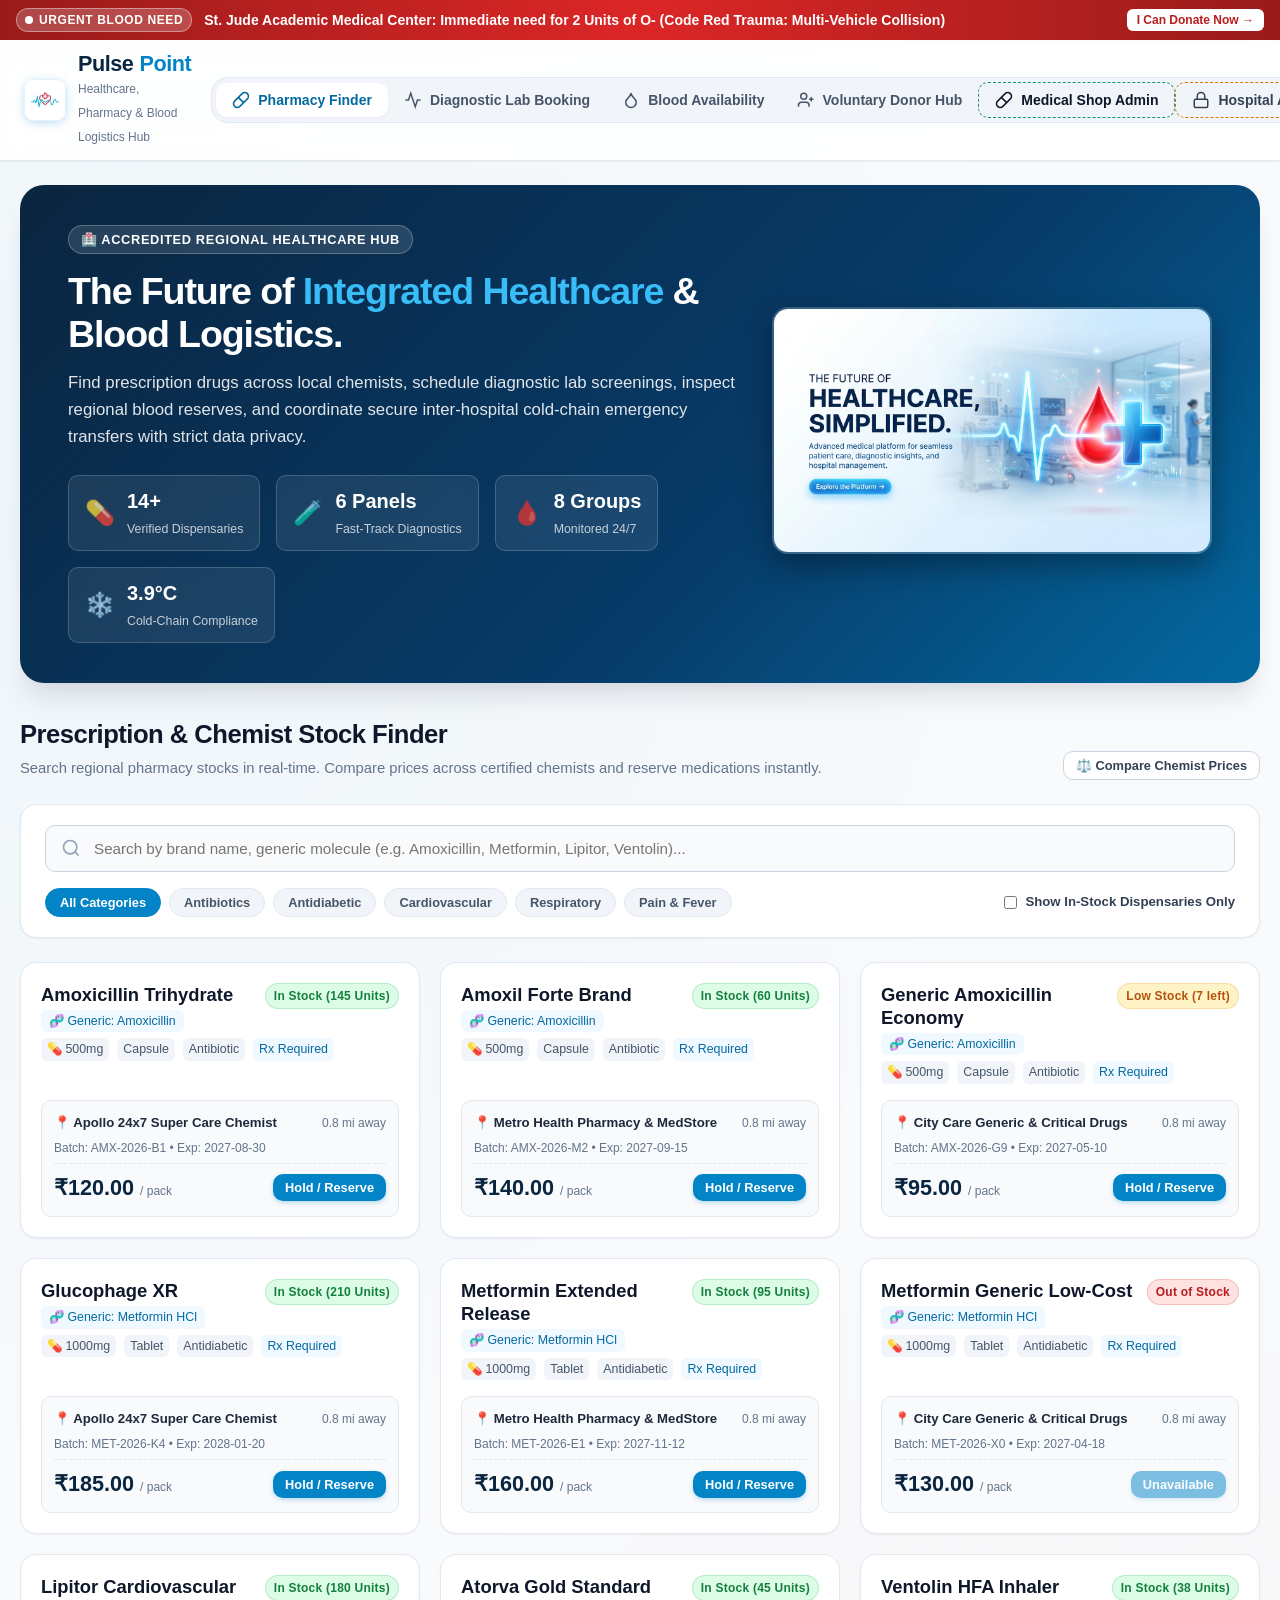
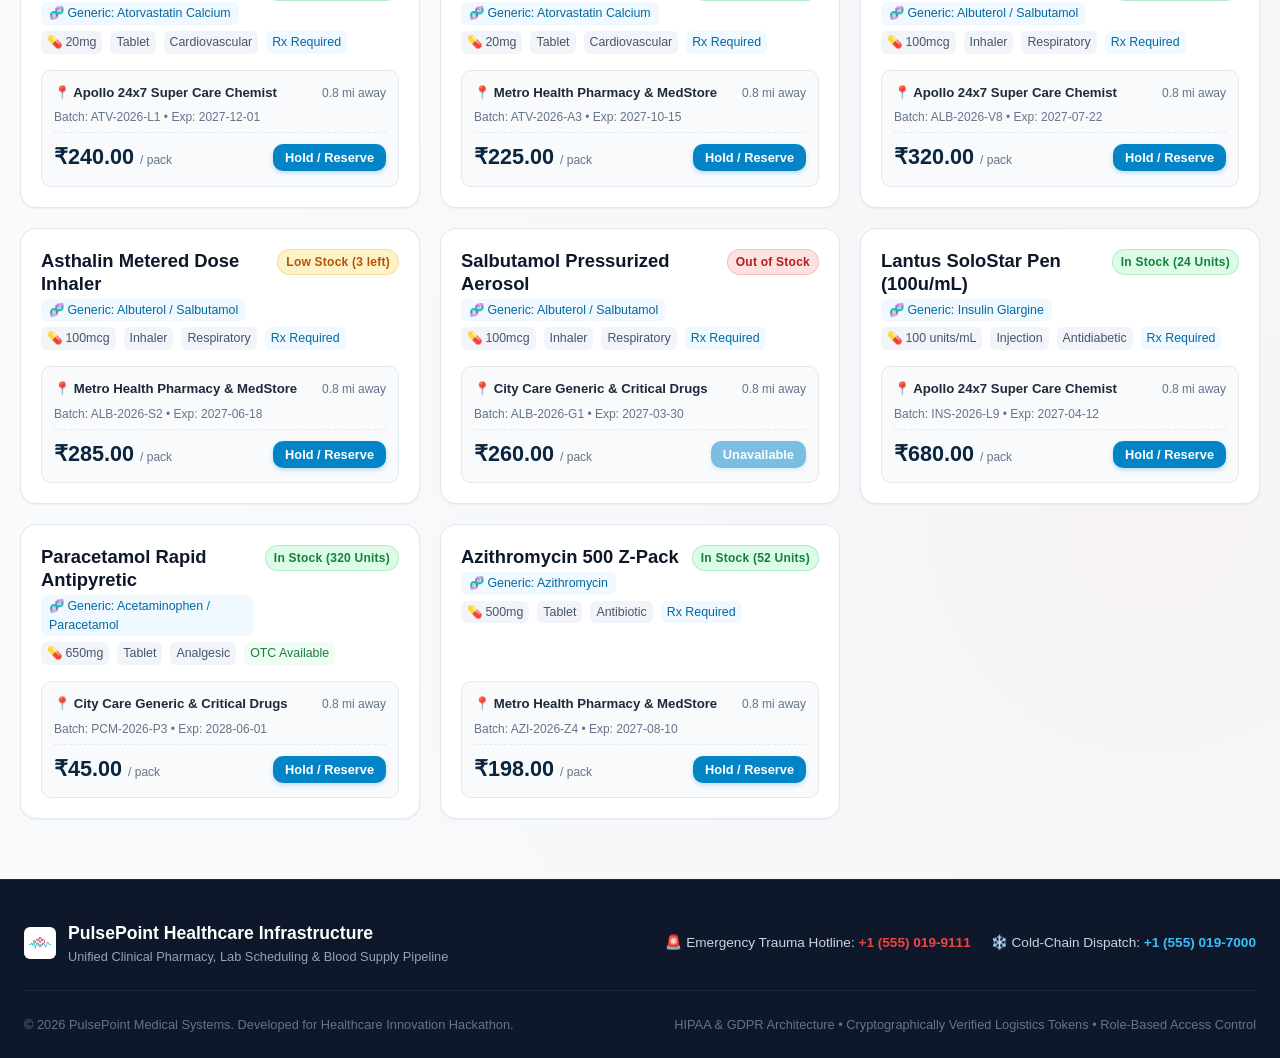
<file: index.html>
<!DOCTYPE html>
<html lang="en">
<head>
  <meta charset="UTF-8" />
  <meta name="viewport" content="width=device-width, initial-scale=1.0" />
  <title>PulsePoint &mdash; Integrated Healthcare, Pharmacy Stock & Secure Blood Bank Hub</title>
  <meta name="description" content="PulsePoint is a modern integrated healthcare platform connecting regional pharmacy stocks, diagnostic lab slot booking, aggregated public blood availability, and secure hospital inter-facility transfer logistics." />
  <meta name="keywords" content="PulsePoint, healthcare, pharmacy stock, blood bank, voluntary blood donor, diagnostic booking, medical logistics" />
  <meta name="theme-color" content="#0284c7" />

  <!-- Favicon -->
  <link rel="icon" type="image/png" href="assets/logo.png" />

  <!-- Core Stylesheets -->
  <link rel="stylesheet" href="styles/main.css" />
  <link rel="stylesheet" href="styles/components.css" />
  <link rel="stylesheet" href="styles/responsive.css" />
</head>
<body>

  <!-- Navigation & Emergency Ticker Container -->
  <div id="navbarContainer"></div>

  <!-- Main Content Wrapper -->
  <main class="main-content" id="mainContentArea">

    <!-- Platform Hero Section -->
    <section class="hero-card" aria-label="PulsePoint Healthcare Overview">
      <div class="hero-text">
        <div class="hero-badge-tag">
          <span>🏥 Accredited Regional Healthcare Hub</span>
        </div>
        <h2 class="hero-title">
          The Future of <span>Integrated Healthcare</span> & Blood Logistics.
        </h2>
        <p class="hero-description">
          Find prescription drugs across local chemists, schedule diagnostic lab screenings, inspect regional blood reserves, and coordinate secure inter-hospital cold-chain emergency transfers with strict data privacy.
        </p>

        <!-- Live Platform Highlights -->
        <div class="hero-highlights">
          <div class="hero-stat-pill">
            <span style="font-size: 1.5rem;">💊</span>
            <div>
              <strong>14+</strong>
              <span>Verified Dispensaries</span>
            </div>
          </div>

          <div class="hero-stat-pill">
            <span style="font-size: 1.5rem;">🧪</span>
            <div>
              <strong>6 Panels</strong>
              <span>Fast-Track Diagnostics</span>
            </div>
          </div>

          <div class="hero-stat-pill">
            <span style="font-size: 1.5rem;">🩸</span>
            <div>
              <strong>8 Groups</strong>
              <span>Monitored 24/7</span>
            </div>
          </div>

          <div class="hero-stat-pill">
            <span style="font-size: 1.5rem;">❄️</span>
            <div>
              <strong>3.9&deg;C</strong>
              <span>Cold-Chain Compliance</span>
            </div>
          </div>
        </div>
      </div>

      <div class="hero-banner-visual">
        <img src="assets/hero_banner.jpg" alt="PulsePoint Medical Platform Dashboard Banner" width="440" height="247" />
      </div>
    </section>

    <!-- Dynamic Module Container (Pharmacy, Diagnostics, Blood Bank, Donor Portal, Hospital Admin) -->
    <section id="moduleContainer" aria-live="polite">
      <!-- Active module is rendered dynamically via js/app.js -->
    </section>

  </main>

  <!-- Global Toast Notification Stack -->
  <div class="toast-container" id="toastContainer" aria-live="assertive"></div>

  <!-- Site Footer -->
  <footer class="site-footer">
    <div class="footer-inner">
      <div class="footer-top">
        <div class="footer-brand">
          <img src="assets/logo.png" alt="PulsePoint Logo" />
          <div>
            <h4>PulsePoint Healthcare Infrastructure</h4>
            <p style="font-size: 0.8rem; color: var(--slate-400);">Unified Clinical Pharmacy, Lab Scheduling & Blood Supply Pipeline</p>
          </div>
        </div>

        <div style="display: flex; align-items: center; gap: 20px; font-size: 0.85rem;">
          <div>🚨 Emergency Trauma Hotline: <strong style="color: #ef4444;">+1 (555) 019-9111</strong></div>
          <div>❄️ Cold-Chain Dispatch: <strong style="color: #38bdf8;">+1 (555) 019-7000</strong></div>
        </div>
      </div>

      <div class="footer-bottom">
        <p>&copy; 2026 PulsePoint Medical Systems. Developed for Healthcare Innovation Hackathon.</p>
        <p>HIPAA & GDPR Architecture &bull; Cryptographically Verified Logistics Tokens &bull; Role-Based Access Control</p>
      </div>
    </div>
  </footer>

  <!-- Application Logic Modules -->
  <script type="module" src="js/app.js"></script>
</body>
</html>
</file>
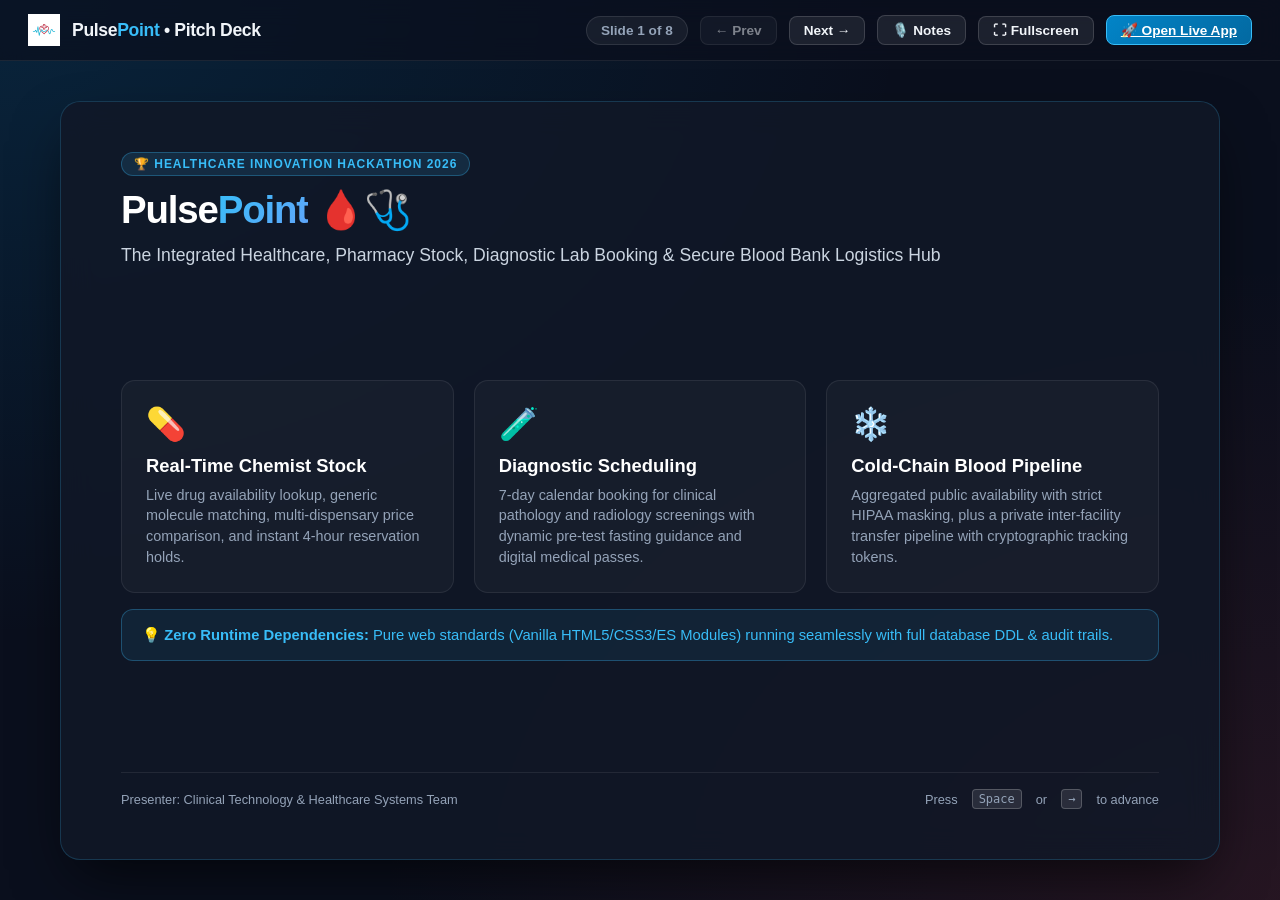
<file: presentation.html>
<!DOCTYPE html>
<html lang="en">
<head>
  <meta charset="UTF-8" />
  <meta name="viewport" content="width=device-width, initial-scale=1.0" />
  <title>PulsePoint &mdash; Hackathon Presentation Deck</title>
  <style>
    :root {
      --bg-dark: #0a0f1d;
      --card-bg: rgba(17, 24, 39, 0.85);
      --card-border: rgba(56, 189, 248, 0.2);
      --primary: #0284c7;
      --cyan: #38bdf8;
      --crimson: #ef4444;
      --emerald: #10b981;
      --amber: #f59e0b;
      --slate-100: #f1f5f9;
      --slate-300: #cbd5e1;
      --slate-400: #94a3b8;
      --slate-700: #334155;
      --font: -apple-system, BlinkMacSystemFont, "Segoe UI", Roboto, Helvetica, Arial, sans-serif;
    }

    * {
      box-sizing: border-box;
      margin: 0;
      padding: 0;
    }

    body {
      background-color: var(--bg-dark);
      background-image: 
        radial-gradient(at 0% 0%, rgba(2, 132, 199, 0.18) 0px, transparent 50%),
        radial-gradient(at 100% 100%, rgba(239, 68, 68, 0.12) 0px, transparent 50%);
      color: var(--slate-100);
      font-family: var(--font);
      min-height: 100vh;
      display: flex;
      flex-direction: column;
      overflow: hidden;
      user-select: none;
    }

    /* Presentation Controls Header */
    .deck-topbar {
      display: flex;
      justify-content: space-between;
      align-items: center;
      padding: 14px 28px;
      border-bottom: 1px solid rgba(255, 255, 255, 0.08);
      background: rgba(10, 15, 29, 0.7);
      backdrop-filter: blur(12px);
      z-index: 100;
    }

    .brand-cluster {
      display: flex;
      align-items: center;
      gap: 12px;
    }

    .brand-cluster img {
      width: 32px;
      height: 32px;
      object-fit: contain;
    }

    .brand-title {
      font-size: 1.1rem;
      font-weight: 800;
      letter-spacing: -0.02em;
    }

    .brand-title span {
      color: var(--cyan);
    }

    .deck-controls {
      display: flex;
      align-items: center;
      gap: 12px;
    }

    .slide-counter {
      font-size: 0.85rem;
      font-weight: 700;
      color: var(--slate-400);
      background: rgba(255, 255, 255, 0.06);
      padding: 6px 14px;
      border-radius: 9999px;
      border: 1px solid rgba(255, 255, 255, 0.1);
    }

    .btn-ctrl {
      background: rgba(255, 255, 255, 0.08);
      color: var(--slate-100);
      border: 1px solid rgba(255, 255, 255, 0.15);
      padding: 6px 14px;
      border-radius: 8px;
      font-size: 0.85rem;
      font-weight: 600;
      cursor: pointer;
      transition: all 0.15s ease;
      display: flex;
      align-items: center;
      gap: 6px;
    }

    .btn-ctrl:hover {
      background: rgba(56, 189, 248, 0.2);
      border-color: var(--cyan);
      color: var(--cyan);
    }

    .btn-live-app {
      background: linear-gradient(135deg, #0284c7, #0369a1);
      border-color: #38bdf8;
      color: #fff;
    }

    .btn-live-app:hover {
      background: #0284c7;
      color: #fff;
      transform: translateY(-1px);
    }

    /* Main Deck Stage */
    .deck-stage {
      flex: 1;
      position: relative;
      display: flex;
      align-items: center;
      justify-content: center;
      padding: 40px 60px;
    }

    .slide {
      position: absolute;
      width: calc(100% - 120px);
      max-width: 1180px;
      height: calc(100% - 80px);
      background: var(--card-bg);
      border: 1px solid var(--card-border);
      border-radius: 20px;
      padding: 50px 60px;
      box-shadow: 0 25px 60px -15px rgba(0, 0, 0, 0.7);
      backdrop-filter: blur(16px);
      display: flex;
      flex-direction: column;
      justify-content: space-between;
      opacity: 0;
      pointer-events: none;
      transform: translateY(20px) scale(0.98);
      transition: opacity 0.35s cubic-bezier(0.16, 1, 0.3, 1), transform 0.35s cubic-bezier(0.16, 1, 0.3, 1);
    }

    .slide.active {
      opacity: 1;
      pointer-events: auto;
      transform: translateY(0) scale(1);
    }

    /* Slide Typography & Content */
    .slide-badge {
      display: inline-flex;
      align-items: center;
      gap: 6px;
      font-size: 0.75rem;
      font-weight: 700;
      text-transform: uppercase;
      letter-spacing: 0.08em;
      color: var(--cyan);
      background: rgba(56, 189, 248, 0.12);
      border: 1px solid rgba(56, 189, 248, 0.3);
      padding: 4px 12px;
      border-radius: 9999px;
      width: fit-content;
      margin-bottom: 12px;
    }

    .slide-title {
      font-size: 2.4rem;
      font-weight: 900;
      letter-spacing: -0.03em;
      line-height: 1.15;
      color: #fff;
    }

    .slide-title span {
      background: linear-gradient(135deg, var(--cyan), #60a5fa);
      -webkit-background-clip: text;
      background-clip: text;
      -webkit-text-fill-color: transparent;
    }

    .slide-subtitle {
      font-size: 1.1rem;
      color: var(--slate-300);
      line-height: 1.5;
      margin-top: 10px;
      max-width: 900px;
    }

    .slide-body {
      flex: 1;
      display: flex;
      flex-direction: column;
      justify-content: center;
      margin: 24px 0;
    }

    /* Grid Layouts inside slides */
    .grid-2 {
      display: grid;
      grid-template-columns: 1fr 1fr;
      gap: 28px;
    }

    .grid-3 {
      display: grid;
      grid-template-columns: repeat(3, 1fr);
      gap: 20px;
    }

    .grid-4 {
      display: grid;
      grid-template-columns: repeat(4, 1fr);
      gap: 16px;
    }

    .feature-card {
      background: rgba(255, 255, 255, 0.03);
      border: 1px solid rgba(255, 255, 255, 0.08);
      border-radius: 14px;
      padding: 24px;
      transition: all 0.2s ease;
    }

    .feature-card:hover {
      background: rgba(255, 255, 255, 0.05);
      border-color: rgba(56, 189, 248, 0.3);
      transform: translateY(-2px);
    }

    .feature-icon {
      font-size: 2rem;
      margin-bottom: 12px;
    }

    .feature-title {
      font-size: 1.15rem;
      font-weight: 800;
      color: #fff;
      margin-bottom: 8px;
    }

    .feature-desc {
      font-size: 0.9rem;
      color: var(--slate-400);
      line-height: 1.45;
    }

    .callout-box {
      background: rgba(239, 68, 68, 0.08);
      border: 1px solid rgba(239, 68, 68, 0.25);
      border-radius: 12px;
      padding: 16px 20px;
      margin-top: 16px;
      font-size: 0.925rem;
      color: #fca5a5;
      display: flex;
      align-items: center;
      gap: 12px;
    }

    .pill-list {
      display: flex;
      flex-wrap: wrap;
      gap: 8px;
      margin-top: 12px;
    }

    .pill-item {
      font-size: 0.8rem;
      background: rgba(56, 189, 248, 0.1);
      border: 1px solid rgba(56, 189, 248, 0.2);
      color: var(--cyan);
      padding: 4px 10px;
      border-radius: 6px;
      font-weight: 600;
    }

    /* Stepper visualization */
    .pipeline-step {
      display: flex;
      align-items: center;
      gap: 14px;
      padding: 12px 16px;
      background: rgba(255, 255, 255, 0.03);
      border: 1px solid rgba(255, 255, 255, 0.08);
      border-radius: 10px;
      margin-bottom: 10px;
    }

    .step-num {
      width: 28px;
      height: 28px;
      background: var(--cyan);
      color: #0a0f1d;
      font-weight: 800;
      border-radius: 50%;
      display: flex;
      align-items: center;
      justify-content: center;
      font-size: 0.85rem;
      flex-shrink: 0;
    }

    /* Slide Footer */
    .slide-footer {
      display: flex;
      justify-content: space-between;
      align-items: center;
      padding-top: 16px;
      border-top: 1px solid rgba(255, 255, 255, 0.08);
      font-size: 0.8rem;
      color: var(--slate-400);
    }

    .speaker-note-pane {
      background: rgba(15, 23, 42, 0.95);
      border-top: 1px solid rgba(56, 189, 248, 0.3);
      padding: 16px 28px;
      font-size: 0.875rem;
      color: var(--slate-300);
      display: none;
      z-index: 100;
    }

    .speaker-note-pane.visible {
      display: block;
    }

    .speaker-note-title {
      font-weight: 800;
      color: var(--cyan);
      font-size: 0.8rem;
      text-transform: uppercase;
      letter-spacing: 0.05em;
      margin-bottom: 4px;
    }

    /* Keyboard navigation hints */
    .nav-hints {
      display: flex;
      align-items: center;
      gap: 14px;
    }

    .key-badge {
      background: rgba(255, 255, 255, 0.1);
      border: 1px solid rgba(255, 255, 255, 0.2);
      padding: 2px 6px;
      border-radius: 4px;
      font-family: monospace;
      font-size: 0.75rem;
    }

    /* PRINT STYLES FOR PDF EXPORT */
    @media print {
      body {
        overflow: visible;
        background: #0a0f1d !important;
        -webkit-print-color-adjust: exact;
        print-color-adjust: exact;
      }
      .deck-topbar, .speaker-note-pane {
        display: none !important;
      }
      .deck-stage {
        padding: 0;
        display: block;
      }
      .slide {
        position: relative;
        width: 100% !important;
        height: 100vh !important;
        page-break-after: always;
        opacity: 1 !important;
        transform: none !important;
        border-radius: 0;
        border: none;
        box-shadow: none;
      }
    }
  </style>
</head>
<body>

  <!-- Top Navigation & Presentation Toolbar -->
  <header class="deck-topbar">
    <div class="brand-cluster">
      <img src="assets/logo.png" alt="PulsePoint Emblem" />
      <span class="brand-title">Pulse<span>Point</span> &bull; Pitch Deck</span>
    </div>

    <div class="deck-controls">
      <span class="slide-counter" id="slideCounter">Slide 1 of 8</span>
      <button class="btn-ctrl" id="prevBtn" title="Previous (Left Arrow)">&larr; Prev</button>
      <button class="btn-ctrl" id="nextBtn" title="Next (Right Arrow or Space)">Next &rarr;</button>
      <button class="btn-ctrl" id="notesToggleBtn" title="Toggle Speaker Notes (N)">🎙️ Notes</button>
      <button class="btn-ctrl" id="fullscreenBtn" title="Toggle Fullscreen (F)">⛶ Fullscreen</button>
      <a href="index.html" target="_blank" class="btn-ctrl btn-live-app">🚀 Open Live App</a>
    </div>
  </header>

  <!-- Slide Canvas -->
  <main class="deck-stage">

    <!-- SLIDE 1: Title & Hook -->
    <section class="slide active" data-slide="1" data-notes="Good morning judges. In critical trauma admissions, every second counts. PulsePoint solves medical fragmentation by bridging local chemists, diagnostic labs, public blood banks, and secure inter-hospital cold-chain logistics into a unified, zero-dependency platform.">
      <div class="slide-header">
        <span class="slide-badge">🏆 Healthcare Innovation Hackathon 2026</span>
        <h1 class="slide-title">Pulse<span>Point</span> 🩸🩺</h1>
        <p class="slide-subtitle">
          The Integrated Healthcare, Pharmacy Stock, Diagnostic Lab Booking &amp; Secure Blood Bank Logistics Hub
        </p>
      </div>

      <div class="slide-body">
        <div class="grid-3">
          <div class="feature-card">
            <div class="feature-icon">💊</div>
            <h3 class="feature-title">Real-Time Chemist Stock</h3>
            <p class="feature-desc">Live drug availability lookup, generic molecule matching, multi-dispensary price comparison, and instant 4-hour reservation holds.</p>
          </div>

          <div class="feature-card">
            <div class="feature-icon">🧪</div>
            <h3 class="feature-title">Diagnostic Scheduling</h3>
            <p class="feature-desc">7-day calendar booking for clinical pathology and radiology screenings with dynamic pre-test fasting guidance and digital medical passes.</p>
          </div>

          <div class="feature-card">
            <div class="feature-icon">❄️</div>
            <h3 class="feature-title">Cold-Chain Blood Pipeline</h3>
            <p class="feature-desc">Aggregated public availability with strict HIPAA masking, plus a private inter-facility transfer pipeline with cryptographic tracking tokens.</p>
          </div>
        </div>

        <div class="callout-box" style="background: rgba(56, 189, 248, 0.08); border-color: rgba(56, 189, 248, 0.3); color: var(--cyan);">
          <span>💡 <strong>Zero Runtime Dependencies:</strong> Pure web standards (Vanilla HTML5/CSS3/ES Modules) running seamlessly with full database DDL &amp; audit trails.</span>
        </div>
      </div>

      <div class="slide-footer">
        <span>Presenter: Clinical Technology &amp; Healthcare Systems Team</span>
        <div class="nav-hints">Press <span class="key-badge">Space</span> or <span class="key-badge">&rarr;</span> to advance</div>
      </div>
    </section>

    <!-- SLIDE 2: The Critical Medical Problem -->
    <section class="slide" data-slide="2" data-notes="Today, acute healthcare logistics is dangerously fragmented. When a trauma patient arrives needing blood or rare medication, hospital staff rely on manual phone calls. Patients struggle to find which chemist actually has their prescription in stock. PulsePoint eliminates these fatal bottlenecks.">
      <div class="slide-header">
        <span class="slide-badge" style="color: var(--crimson); border-color: rgba(239, 68, 68, 0.3); background: rgba(239, 68, 68, 0.1);">⚠️ Clinical Problem Statement</span>
        <h2 class="slide-title">The Cost of <span>Fragmented Healthcare</span></h2>
        <p class="slide-subtitle">Seconds save lives, yet clinical logistics operate on antiquated, disconnected silos.</p>
      </div>

      <div class="slide-body">
        <div class="grid-2">
          <div class="feature-card" style="border-left: 4px solid var(--crimson);">
            <div class="feature-icon">📞</div>
            <h3 class="feature-title">Manual Telephone Coordination</h3>
            <p class="feature-desc">When Level 1 trauma victims need rare units (like O- or B-), hospitals lose precious hours calling neighboring facilities one-by-one to confirm stock.</p>
          </div>

          <div class="feature-card" style="border-left: 4px solid var(--amber);">
            <div class="feature-icon">🏃‍♂️</div>
            <h3 class="feature-title">Prescription Run-Around</h3>
            <p class="feature-desc">Patients and caregivers visit 4 to 6 local chemists during emergencies only to find critical antibiotics, insulin, or inhalers out of stock.</p>
          </div>

          <div class="feature-card" style="border-left: 4px solid var(--cyan);">
            <div class="feature-icon">🛡️</div>
            <h3 class="feature-title">Data Privacy &amp; Public Opacity</h3>
            <p class="feature-desc">Existing systems fail to separate public transparency from private clinical security, risking donor PII leaks and cold-chain vault tampering.</p>
          </div>

          <div class="feature-card" style="border-left: 4px solid var(--emerald);">
            <div class="feature-icon">🌡️</div>
            <h3 class="feature-title">Cold-Chain Chain-of-Custody Gaps</h3>
            <p class="feature-desc">Blood products must be maintained strictly between 2°C and 6°C. Current inter-hospital couriers lack cryptographic temperature-logged transfer passes.</p>
          </div>
        </div>
      </div>

      <div class="slide-footer">
        <span>Market Need: 42% of avoidable trauma delays stem from manual inventory verification.</span>
        <span>Slide 2 of 8</span>
      </div>
    </section>

    <!-- SLIDE 3: The Architecture & RBAC Solution -->
    <section class="slide" data-slide="3" data-notes="PulsePoint solves this with a multi-tenant Role-Based Access Control architecture. Public patients get search and lab booking without friction. Registered voluntary donors get digital ID cards and live trauma alerts. Verified hospital admins get cryptographic cold-chain controls.">
      <div class="slide-header">
        <span class="slide-badge">🏗️ Unified Platform Architecture</span>
        <h2 class="slide-title">Role-Based Access Control &amp; <span>Privacy Guardrails</span></h2>
        <p class="slide-subtitle">Clear demarcation between public consumer healthcare and restricted hospital operations.</p>
      </div>

      <div class="slide-body">
        <div class="grid-4">
          <div class="feature-card" style="border-color: rgba(56, 189, 248, 0.4); padding: 18px 16px;">
            <div class="feature-icon" style="font-size: 1.5rem; margin-bottom: 8px;">👤</div>
            <h3 class="feature-title" style="font-size: 1rem;">Public Patient Portal</h3>
            <p class="feature-desc" style="font-size: 0.775rem; line-height: 1.4;">Zero friction. Search local chemist stocks, compare retail prices in ₹, reserve 4-hour holds, book lab screenings, and inspect regional blood meters.</p>
            <div class="pill-list">
              <span class="pill-item">Chemist Finder</span>
              <span class="pill-item">Lab Booking</span>
              <span class="pill-item">Public Blood</span>
            </div>
          </div>

          <div class="feature-card" style="border-color: rgba(239, 68, 68, 0.4); padding: 18px 16px;">
            <div class="feature-icon" style="font-size: 1.5rem; margin-bottom: 8px;">🩸</div>
            <h3 class="feature-title" style="font-size: 1rem;">Voluntary Donor Network</h3>
            <p class="feature-desc" style="font-size: 0.775rem; line-height: 1.4;">Clinical eligibility calculator (Age 18-65, &ge;50kg), instant Holographic Digital Donor ID Pass, and live Level 1 trauma alert dispatch responses.</p>
            <div class="pill-list">
              <span class="pill-item">Holographic ID</span>
              <span class="pill-item">Masked Phone</span>
              <span class="pill-item">Trauma Standby</span>
            </div>
          </div>

          <div class="feature-card" style="border-color: rgba(245, 158, 11, 0.4); padding: 18px 16px;">
            <div class="feature-icon" style="font-size: 1.5rem; margin-bottom: 8px;">💊</div>
            <h3 class="feature-title" style="font-size: 1rem;">Medical Shop Admin</h3>
            <p class="feature-desc" style="font-size: 0.775rem; line-height: 1.4;">Passkey protected (<code>PHARM-AUTH-4421</code>). Manage 4-hr customer holds, adjust shelf stocks &amp; prices in ₹. <strong>Strict Restrictions:</strong> Barred from blood vaults, zero inter-facility logistics, zero donor PII.</p>
            <div class="pill-list">
              <span class="pill-item">License Passkey</span>
              <span class="pill-item">Store Sandboxed</span>
              <span class="pill-item">Zero Blood Scope</span>
            </div>
          </div>

          <div class="feature-card" style="border-color: rgba(16, 185, 129, 0.4); padding: 18px 16px;">
            <div class="feature-icon" style="font-size: 1.5rem; margin-bottom: 8px;">🏥</div>
            <h3 class="feature-title" style="font-size: 1rem;">Hospital Admin</h3>
            <p class="feature-desc" style="font-size: 0.775rem; line-height: 1.4;">Passkey protected (<code>MED-AUTH-9082</code>). View unmasked storage vault codes (CRYOBANK-A / TANK-01), live probe temps (3.8°C), and 5-stage inter-hospital logistics.</p>
            <div class="pill-list">
              <span class="pill-item">Passkey Security</span>
              <span class="pill-item">Logistics Stepper</span>
              <span class="pill-item">Cryo Storage</span>
            </div>
          </div>
        </div>
      </div>

      <div class="slide-footer">
        <span>Compliance: HIPAA &bull; GDPR &bull; Strict Role Separation &bull; Cryptographic Audit Logs</span>
        <span>Slide 3 of 8</span>
      </div>
    </section>

    <!-- SLIDE 4: Module A - Pharmacy Stock & Pricing -->
    <section class="slide" data-slide="4" data-notes="Let's look at Module A: The Pharmacy Finder. Patients search by brand or generic molecule like Amoxicillin or Metformin. They can compare verified retail prices across chemists and click Hold to lock in a 4-hour pickup hold, preventing stockout races.">
      <div class="slide-header">
        <span class="slide-badge">💊 Module Deep-Dive</span>
        <h2 class="slide-title">Pharmacy Stock Finder &amp; <span>Comparative Pricing</span></h2>
        <p class="slide-subtitle">Empowering patients with live dispensary stock transparency and instant reservation holds.</p>
      </div>

      <div class="slide-body">
        <div class="grid-2">
          <div>
            <div class="pipeline-step">
              <div class="step-num">1</div>
              <div>
                <strong style="color: #fff;">Molecule &amp; Generic Search</strong>
                <p style="font-size: 0.85rem; color: var(--slate-400);">Instant search indexed on brand names (Augmentin, Lipitor) and generic molecules (Amoxicillin, Atorvastatin).</p>
              </div>
            </div>

            <div class="pipeline-step">
              <div class="step-num">2</div>
              <div>
                <strong style="color: #fff;">Multi-Chemist Comparative Pricing</strong>
                <p style="font-size: 0.85rem; color: var(--slate-400);">Side-by-side pricing modal comparing Apollo 24x7, Metro Health, and City Care to find the most affordable option.</p>
              </div>
            </div>

            <div class="pipeline-step">
              <div class="step-num">3</div>
              <div>
                <strong style="color: #fff;">4-Hour Hold Reservation</strong>
                <p style="font-size: 0.85rem; color: var(--slate-400);">Patients reserve critical medication online. Stock decrements immediately and generates confirmation code (MED-RES-XXXXXX).</p>
              </div>
            </div>
          </div>

          <div class="feature-card" style="display: flex; flex-direction: column; justify-content: center; background: rgba(2, 132, 199, 0.08); border-color: rgba(56, 189, 248, 0.3);">
            <h4 style="color: var(--cyan); font-size: 1.1rem; margin-bottom: 12px;">📊 Clinical Impact</h4>
            <ul style="list-style: none; display: flex; flex-direction: column; gap: 12px; font-size: 0.9rem; color: var(--slate-200);">
              <li>✅ <strong>Eliminates Counter Stockouts:</strong> Real-time status flags (In Stock, Low Stock, Out of Stock).</li>
              <li>✅ <strong>Prescription Clarity:</strong> Visual badges distinguishing OTC items from Rx-required medications.</li>
              <li>✅ <strong>Verified Batches:</strong> Tracks batch numbers and expiration dates for patient safety.</li>
              <li>✅ <strong>Chemist Manager Mode:</strong> Hospital admins can adjust unit prices and add new drug batches on the fly.</li>
            </ul>
          </div>
        </div>
      </div>

      <div class="slide-footer">
        <span>Database Schema: Relational medicines table with reorder thresholds and facility foreign keys.</span>
        <span>Slide 4 of 8</span>
      </div>
    </section>

    <!-- SLIDE 5: Module B - Diagnostic Lab Booking -->
    <section class="slide" data-slide="5" data-notes="Module B handles Diagnostic Lab Booking. Patients pick from panels like CMP or Chest X-Ray. The system dynamically presents pre-test fasting instructions, an interactive 7-day date picker, morning fasting slots, and prints an official digital pass.">
      <div class="slide-header">
        <span class="slide-badge">🧪 Module Deep-Dive</span>
        <h2 class="slide-title">Diagnostic Lab Booking &amp; <span>Digital Passes</span></h2>
        <p class="slide-subtitle">Streamlined pathology &amp; radiology appointments with patient preparation compliance.</p>
      </div>

      <div class="slide-body">
        <div class="grid-3">
          <div class="feature-card">
            <div class="feature-icon">📋</div>
            <h3 class="feature-title">Diagnostic Catalog</h3>
            <p class="feature-desc">6 comprehensive screening panels: CMP, Digital Chest X-Ray, Lipid Profile, HbA1c, Thyroid Profile, and Abdominal Ultrasound.</p>
          </div>

          <div class="feature-card">
            <div class="feature-icon">⚠️</div>
            <h3 class="feature-title">Preparation Guidance</h3>
            <p class="feature-desc">Dynamic warnings detailing exact fasting requirements (e.g. 10-hour water fasting vs. no fasting needed for X-Rays) to prevent sample rejection.</p>
          </div>

          <div class="feature-card">
            <div class="feature-icon">🎟️</div>
            <h3 class="feature-title">Instant Digital Pass</h3>
            <p class="feature-desc">Generates appointment reference tokens (PP-LAB-XXXXXX) with digital barcodes, calendar integration, and browser print-to-pass support.</p>
          </div>
        </div>

        <div class="grid-2" style="margin-top: 16px;">
          <div class="feature-card" style="padding: 16px 20px;">
            <strong style="color: var(--cyan);">📅 Interactive 7-Day Calendar Chips</strong>
            <p style="font-size: 0.85rem; color: var(--slate-400); margin-top: 4px;">Dynamic daily scheduling with morning fasting-optimized slots and afternoon imaging slots.</p>
          </div>

          <div class="feature-card" style="padding: 16px 20px;">
            <strong style="color: var(--emerald);">🗂️ Patient Appointment Ledger</strong>
            <p style="font-size: 0.85rem; color: var(--slate-400); margin-top: 4px;">Stores historical appointments with test status and preparation guidelines for easy reference.</p>
          </div>
        </div>
      </div>

      <div class="slide-footer">
        <span>Capacity Management: Database generated columns prevent overbooking past slot maximums.</span>
        <span>Slide 5 of 8</span>
      </div>
    </section>

    <!-- SLIDE 6: Module C - Regional Blood Hub & Donor Portal -->
    <section class="slide" data-slide="6" data-notes="Module C and D unite regional blood reserves with voluntary donors. The public sees aggregated health meters without exposing sensitive cryo-bank codes. Donors register with weight and age checks, receive a holographic ID card, and can respond to urgent trauma broadcasts with one click.">
      <div class="slide-header">
        <span class="slide-badge">🩸 Modules C &amp; D</span>
        <h2 class="slide-title">Blood Hub, <span>Donor ID</span> &amp; Trauma Alerts</h2>
        <p class="slide-subtitle">Public availability meters paired with clinical voluntary donor triage.</p>
      </div>

      <div class="slide-body">
        <div class="grid-2">
          <div class="feature-card">
            <h3 class="feature-title" style="color: var(--crimson); display: flex; align-items: center; gap: 8px;">
              <span>🛡️</span> HIPAA Public Privacy Shield
            </h3>
            <p class="feature-desc" style="margin-bottom: 14px;">
              Aggregated supply gauges track all 8 blood groups (O+, O-, A+, A-, B+, B-, AB+, AB-) with automated shortage alerts (Critical Low, Low Supply, Optimal).
            </p>
            <p class="feature-desc">
              Physical freezer tank codes and donor contacts are automatically redacted from public view, meeting strict HIPAA/GDPR health privacy standards.
            </p>
            <div class="pill-list" style="margin-top: 14px;">
              <span class="pill-item">Universal Compatibility Matrix</span>
              <span class="pill-item">Shortage Pulse Indicators</span>
            </div>
          </div>

          <div class="feature-card">
            <h3 class="feature-title" style="color: var(--cyan); display: flex; align-items: center; gap: 8px;">
              <span>🪪</span> Holographic Digital Donor Pass
            </h3>
            <p class="feature-desc" style="margin-bottom: 14px;">
              Voluntary donors pass clinical screening (18-65 yrs, &ge;50kg) to generate a secure digital donor pass with emergency standby status.
            </p>
            <div class="callout-box" style="margin-top: 10px; background: rgba(239, 68, 68, 0.15); border-color: rgba(239, 68, 68, 0.35);">
              <span>🚨 <strong>Live Trauma Response:</strong> Donors click "I Can Donate Now" on active Level 1 trauma alerts to notify hospital triage immediately.</span>
            </div>
          </div>
        </div>
      </div>

      <div class="slide-footer">
        <span>Emergency Standby: Connects on-call donors directly to nearest Level 1 trauma centers.</span>
        <span>Slide 6 of 8</span>
      </div>
    </section>

    <!-- SLIDE 7: Module E - Hospital Admin & Inter-Facility Transfer Pipeline -->
    <section class="slide" data-slide="7" data-notes="Our flagship innovation is Module E: The Inter-Facility Cold-Chain Transfer Pipeline. Medical officers authenticate with MED-AUTH-9082 to inspect exact cryo-tanks and raise requisitions. Our automated matching algorithm finds available units and generates a cryptographic SHA tracking token with a 5-stage logistics stepper.">
      <div class="slide-header">
        <span class="slide-badge" style="color: var(--emerald); border-color: rgba(16, 185, 129, 0.3); background: rgba(16, 185, 129, 0.1);">🚀 Core Hackathon Innovation</span>
        <h2 class="slide-title">Inter-Facility Transfer &amp; <span>Cold-Chain Stepper</span></h2>
        <p class="slide-subtitle">Cryptographically verified inter-hospital blood requisitions and real-time cold-chain tracking.</p>
      </div>

      <div class="slide-body">
        <div class="grid-2">
          <div>
            <h4 style="color: var(--cyan); font-size: 1rem; margin-bottom: 12px;">5-Stage Logistics Pipeline Stepper</h4>
            <div class="pipeline-step">
              <div class="step-num">1</div>
              <div><strong style="color: #fff;">Pending Review:</strong> Requisition raised by surgeon with clinical rationale.</div>
            </div>
            <div class="pipeline-step">
              <div class="step-num">2</div>
              <div><strong style="color: #fff;">Stock Matched:</strong> Automated algorithm allocates units from nearest repository.</div>
            </div>
            <div class="pipeline-step">
              <div class="step-num">3</div>
              <div><strong style="color: #fff;">Courier Dispatched:</strong> Cryo-box packaged with calibrated sensors.</div>
            </div>
            <div class="pipeline-step">
              <div class="step-num">4</div>
              <div><strong style="color: #fff;">In Transit:</strong> Live temperature probes monitor compliance (3.8°C - 4.2°C).</div>
            </div>
            <div class="pipeline-step">
              <div class="step-num">5</div>
              <div><strong style="color: #fff;">Delivered &amp; Cryo-Stored:</strong> Safely received at destination blood bank.</div>
            </div>
          </div>

          <div class="feature-card" style="background: rgba(16, 185, 129, 0.06); border-color: rgba(16, 185, 129, 0.3);">
            <h4 style="color: var(--emerald); font-size: 1.1rem; margin-bottom: 12px;">🔒 Security &amp; Cold-Chain Guarantees</h4>
            <ul style="list-style: none; display: flex; flex-direction: column; gap: 14px; font-size: 0.9rem; color: var(--slate-200);">
              <li>🔑 <strong>Medical Passkey Gatekeeper:</strong> Hospital credentials verified (`MED-AUTH-9082`).</li>
              <li>📦 <strong>Cryptographic SHA Token:</strong> Every shipment generates an immutable tracking token (e.g. `PP-TX-7994-O-NEG-COLD-CHAIN-VERIFIED-9812A`).</li>
              <li>❄️ <strong>Cold-Chain Vault Monitoring:</strong> Unmasked cryo-tank rack codes, pathologist clearance sign-offs, and live inventory `+`/`-` steppers.</li>
            </ul>
          </div>
        </div>
      </div>

      <div class="slide-footer">
        <span>Regulatory: 2°C to 6°C blood storage compliance verified throughout courier transit.</span>
        <span>Slide 7 of 8</span>
      </div>
    </section>

    <!-- SLIDE 8: Tech Stack, Hosting & Demo Conclusion -->
    <section class="slide" data-slide="8" data-notes="To conclude, PulsePoint has zero external runtime dependencies. It runs directly on web standards, includes a complete PostgreSQL DDL and seed dataset, and is 100 percent ready for instant hosting on Vercel, Netlify, or GitHub Pages. We invite you to test the live platform right now at localhost 8080.">
      <div class="slide-header">
        <span class="slide-badge">⚡ Production &amp; Deployment</span>
        <h2 class="slide-title">Turnkey Architecture &amp; <span>Hosting Readiness</span></h2>
        <p class="slide-subtitle">Engineered for immediate cloud deployment, zero maintenance, and complete reliability.</p>
      </div>

      <div class="slide-body">
        <div class="grid-4">
          <div class="feature-card" style="text-align: center;">
            <div class="feature-icon">🌐</div>
            <h4 class="feature-title">Pure Web Standards</h4>
            <p class="feature-desc">HTML5, Modular CSS3, and ES6 JavaScript. No heavy build step, instant load time under 100ms.</p>
          </div>

          <div class="feature-card" style="text-align: center;">
            <div class="feature-icon">🗄️</div>
            <h4 class="feature-title">PostgreSQL DDL</h4>
            <p class="feature-desc">13 normalized tables, enums, check constraints, foreign keys, and HIPAA security audit logs.</p>
          </div>

          <div class="feature-card" style="text-align: center;">
            <div class="feature-icon">🚀</div>
            <h4 class="feature-title">1-Click Hosting</h4>
            <p class="feature-desc">Ready for Vercel, Netlify, Cloudflare Pages, or GitHub Pages with zero server setup.</p>
          </div>

          <div class="feature-card" style="text-align: center;">
            <div class="feature-icon">📱</div>
            <h4 class="feature-title">Fully Responsive</h4>
            <p class="feature-desc">Engineered for mobile EMS field tablets, desktop clinical workstations, and print passes.</p>
          </div>
        </div>

        <div style="margin-top: 24px; text-align: center; background: rgba(56, 189, 248, 0.08); border: 1px solid rgba(56, 189, 248, 0.3); border-radius: 14px; padding: 24px;">
          <h3 style="font-size: 1.4rem; font-weight: 800; color: #fff;">Experience PulsePoint Live Now</h3>
          <p style="font-size: 0.95rem; color: var(--slate-300); margin: 8px 0 16px;">
            Active locally at <strong>http://localhost:8080</strong> &bull; Hospital Passkey: <code style="background: rgba(255,255,255,0.1); padding: 2px 8px; border-radius: 4px; color: var(--cyan);">MED-AUTH-9082</code>
          </p>
          <a href="index.html" target="_blank" class="btn-ctrl btn-live-app" style="display: inline-flex; font-size: 1rem; padding: 10px 24px; text-decoration: none;">
            🚀 Launch Live Application Demo
          </a>
        </div>
      </div>

      <div class="slide-footer">
        <span>PulsePoint &copy; 2026 Medical Systems. Built for Healthcare Innovation Hackathon.</span>
        <span>Thank you for your time &amp; feedback!</span>
      </div>
    </section>

  </main>

  <!-- Presenter Notes Bottom Bar -->
  <aside class="speaker-note-pane" id="speakerNotesPane">
    <div class="speaker-note-title">🎙️ Speaker Script / Presenter Notes</div>
    <div id="speakerNotesText"></div>
  </aside>

  <script>
    const slides = document.querySelectorAll('.slide');
    const counter = document.getElementById('slideCounter');
    const prevBtn = document.getElementById('prevBtn');
    const nextBtn = document.getElementById('nextBtn');
    const notesToggleBtn = document.getElementById('notesToggleBtn');
    const fullscreenBtn = document.getElementById('fullscreenBtn');
    const notesPane = document.getElementById('speakerNotesPane');
    const notesText = document.getElementById('speakerNotesText');

    let currentSlide = 0;
    const totalSlides = slides.length;

    function showSlide(index) {
      if (index < 0) index = 0;
      if (index >= totalSlides) index = totalSlides - 1;
      currentSlide = index;

      slides.forEach((s, idx) => {
        s.classList.toggle('active', idx === currentSlide);
      });

      counter.textContent = `Slide ${currentSlide + 1} of ${totalSlides}`;
      prevBtn.style.opacity = currentSlide === 0 ? '0.5' : '1';
      nextBtn.style.opacity = currentSlide === totalSlides - 1 ? '0.5' : '1';

      // Update speaker notes
      const activeSlide = slides[currentSlide];
      const notes = activeSlide.getAttribute('data-notes') || 'No notes for this slide.';
      notesText.textContent = notes;
    }

    prevBtn.addEventListener('click', () => showSlide(currentSlide - 1));
    nextBtn.addEventListener('click', () => showSlide(currentSlide + 1));

    notesToggleBtn.addEventListener('click', () => {
      notesPane.classList.toggle('visible');
    });

    fullscreenBtn.addEventListener('click', () => {
      if (!document.fullscreenElement) {
        document.documentElement.requestFullscreen().catch(err => alert(err.message));
      } else {
        document.exitFullscreen();
      }
    });

    // Keyboard navigation
    window.addEventListener('keydown', (e) => {
      if (e.key === 'ArrowRight' || e.key === ' ' || e.key === 'PageDown') {
        e.preventDefault();
        showSlide(currentSlide + 1);
      } else if (e.key === 'ArrowLeft' || e.key === 'Backspace' || e.key === 'PageUp') {
        e.preventDefault();
        showSlide(currentSlide - 1);
      } else if (e.key.toLowerCase() === 'f') {
        fullscreenBtn.click();
      } else if (e.key.toLowerCase() === 'n') {
        notesToggleBtn.click();
      }
    });

    // Touch swipe navigation for mobile / tablet
    let touchStartX = 0;
    window.addEventListener('touchstart', (e) => {
      touchStartX = e.changedTouches[0].screenX;
    });
    window.addEventListener('touchend', (e) => {
      const diff = e.changedTouches[0].screenX - touchStartX;
      if (diff > 50) showSlide(currentSlide - 1);
      else if (diff < -50) showSlide(currentSlide + 1);
    });

    // Initialize first slide
    showSlide(0);
  </script>
</body>
</html>
</file>
<file: styles/main.css>
/* ==========================================================================
   PulsePoint Healthcare Design System
   Professional Medical Blue & White High-Contrast Accessible Theme
   ========================================================================== */

:root {
  /* Medical Brand Palette */
  --primary-900: #0a2540;
  --primary-800: #073b68;
  --primary-700: #0369a1;
  --primary-600: #0284c7;
  --primary-500: #0ea5e9;
  --primary-400: #38bdf8;
  --primary-100: #e0f2fe;
  --primary-50:  #f0f9ff;

  /* Teal / Healthcare Hygiene Accents */
  --teal-600: #0d9488;
  --teal-500: #14b8a6;
  --teal-50:  #f0fdfa;

  /* Emergency & Blood Bank Red */
  --blood-700: #b91c1c;
  --blood-600: #dc2626;
  --blood-500: #ef4444;
  --blood-100: #fee2e2;
  --blood-50:  #fef2f2;

  /* Status Colors */
  --success-700: #15803d;
  --success-600: #16a34a;
  --success-100: #dcfce7;
  --success-50:  #f0fdf4;

  --warning-700: #b45309;
  --warning-600: #d97706;
  --warning-100: #fef3c7;
  --warning-50:  #fffbeb;

  /* Neutrals & Slate */
  --slate-900: #0f172a;
  --slate-800: #1e293b;
  --slate-700: #334155;
  --slate-600: #475569;
  --slate-500: #64748b;
  --slate-400: #94a3b8;
  --slate-300: #cbd5e1;
  --slate-200: #e2e8f0;
  --slate-100: #f1f5f9;
  --slate-50:  #f8fafc;
  --white:     #ffffff;

  /* Shadows */
  --shadow-sm: 0 1px 2px 0 rgba(15, 23, 42, 0.05);
  --shadow-md: 0 4px 6px -1px rgba(15, 23, 42, 0.08), 0 2px 4px -2px rgba(15, 23, 42, 0.04);
  --shadow-lg: 0 10px 15px -3px rgba(15, 23, 42, 0.08), 0 4px 6px -4px rgba(15, 23, 42, 0.03);
  --shadow-xl: 0 20px 25px -5px rgba(15, 23, 42, 0.1), 0 8px 10px -6px rgba(15, 23, 42, 0.04);

  /* Glassmorphism & Radii */
  --glass-bg: rgba(255, 255, 255, 0.88);
  --glass-border: rgba(226, 232, 240, 0.9);
  --radius-sm: 6px;
  --radius-md: 10px;
  --radius-lg: 16px;
  --radius-xl: 24px;
  --radius-full: 9999px;

  /* Transitions */
  --transition-fast: 0.18s cubic-bezier(0.4, 0, 0.2, 1);
  --transition-normal: 0.25s cubic-bezier(0.4, 0, 0.2, 1);
}

/* Reset & Accessibility Defaults */
*, *::before, *::after {
  box-sizing: border-box;
  margin: 0;
  padding: 0;
}

html {
  font-family: -apple-system, BlinkMacSystemFont, "Segoe UI", Roboto, "Helvetica Neue", Arial, sans-serif;
  color: var(--slate-900);
  background-color: var(--slate-50);
  line-height: 1.5;
  -webkit-font-smoothing: antialiased;
  scroll-behavior: smooth;
}

body {
  min-height: 100vh;
  display: flex;
  flex-direction: column;
  background: 
    radial-gradient(circle at 10% 20%, rgba(2, 132, 199, 0.04) 0%, transparent 40%),
    radial-gradient(circle at 90% 80%, rgba(220, 38, 38, 0.03) 0%, transparent 40%),
    var(--slate-50);
}

/* Top Emergency Marquee Bar */
.emergency-ticker-bar {
  background: linear-gradient(90deg, #991b1b, #dc2626, #991b1b);
  color: var(--white);
  padding: 8px 16px;
  font-size: 0.875rem;
  font-weight: 600;
  display: flex;
  align-items: center;
  justify-content: space-between;
  box-shadow: 0 2px 4px rgba(220, 38, 38, 0.2);
  z-index: 100;
}

.ticker-content {
  display: flex;
  align-items: center;
  gap: 12px;
  overflow: hidden;
  white-space: nowrap;
}

.ticker-badge {
  background: rgba(255, 255, 255, 0.2);
  border: 1px solid rgba(255, 255, 255, 0.4);
  padding: 2px 8px;
  border-radius: var(--radius-full);
  font-size: 0.75rem;
  letter-spacing: 0.05em;
  text-transform: uppercase;
  display: inline-flex;
  align-items: center;
  gap: 6px;
}

.pulsing-alert-dot {
  width: 8px;
  height: 8px;
  background-color: #ffffff;
  border-radius: 50%;
  animation: pulse-dot 1.2s infinite;
}

@keyframes pulse-dot {
  0% { transform: scale(0.9); opacity: 0.8; }
  50% { transform: scale(1.4); opacity: 1; box-shadow: 0 0 10px #ffffff; }
  100% { transform: scale(0.9); opacity: 0.8; }
}

.ticker-action-btn {
  background: #ffffff;
  color: var(--blood-700);
  border: none;
  font-size: 0.75rem;
  font-weight: 700;
  padding: 4px 10px;
  border-radius: var(--radius-sm);
  cursor: pointer;
  transition: var(--transition-fast);
  white-space: nowrap;
}

.ticker-action-btn:hover {
  background: var(--blood-50);
  transform: translateY(-1px);
}

/* Main Site Header / Navbar */
.site-header {
  position: sticky;
  top: 0;
  z-index: 90;
  background: var(--glass-bg);
  backdrop-filter: blur(14px);
  -webkit-backdrop-filter: blur(14px);
  border-bottom: 1px solid var(--slate-200);
  box-shadow: var(--shadow-sm);
}

.nav-container {
  max-width: 1320px;
  margin: 0 auto;
  padding: 12px 24px;
  display: flex;
  align-items: center;
  justify-content: space-between;
  gap: 20px;
}

.brand-link {
  display: flex;
  align-items: center;
  gap: 12px;
  text-decoration: none;
  color: var(--slate-900);
}

.brand-logo-img {
  width: 42px;
  height: 42px;
  border-radius: 10px;
  object-fit: cover;
  box-shadow: 0 2px 8px rgba(2, 132, 199, 0.25);
  border: 1px solid var(--primary-100);
}

.brand-text h1 {
  font-size: 1.35rem;
  font-weight: 800;
  letter-spacing: -0.02em;
  color: var(--primary-900);
  line-height: 1.1;
  display: flex;
  align-items: center;
  gap: 6px;
}

.brand-text h1 span {
  color: var(--primary-600);
}

.brand-tagline {
  font-size: 0.75rem;
  color: var(--slate-500);
  font-weight: 500;
}

/* Nav Menu Tabs */
.nav-tabs {
  display: flex;
  align-items: center;
  background: var(--slate-100);
  padding: 4px;
  border-radius: var(--radius-lg);
  border: 1px solid var(--slate-200);
}

.nav-tab-btn {
  display: inline-flex;
  align-items: center;
  gap: 8px;
  padding: 8px 16px;
  border: none;
  background: transparent;
  color: var(--slate-600);
  font-size: 0.875rem;
  font-weight: 600;
  border-radius: var(--radius-md);
  cursor: pointer;
  transition: var(--transition-fast);
  white-space: nowrap;
}

.nav-tab-btn:hover {
  color: var(--primary-700);
  background: rgba(255, 255, 255, 0.5);
}

.nav-tab-btn.active {
  background: var(--white);
  color: var(--primary-700);
  box-shadow: var(--shadow-sm);
}

.nav-tab-btn.tab-restricted {
  border: 1px dashed var(--warning-600);
  color: var(--slate-700);
}

.nav-tab-btn.tab-restricted.active {
  background: var(--primary-900);
  color: var(--white);
  border-color: var(--primary-900);
}

.nav-tab-btn.tab-pharm-admin {
  border: 1px dashed var(--teal-600);
  color: var(--teal-800);
}

.nav-tab-btn.tab-pharm-admin.active {
  background: var(--teal-700);
  color: var(--white);
  border-color: var(--teal-700);
}

/* Role Selector Badge Bar */
.role-control-group {
  display: flex;
  align-items: center;
  gap: 12px;
}

.role-badge-pill {
  display: inline-flex;
  align-items: center;
  gap: 8px;
  padding: 6px 12px;
  background: var(--primary-50);
  border: 1px solid var(--primary-200);
  border-radius: var(--radius-full);
  font-size: 0.8rem;
  color: var(--primary-800);
  font-weight: 600;
}

.role-select-dropdown {
  padding: 6px 12px;
  border-radius: var(--radius-md);
  border: 1px solid var(--slate-300);
  background: var(--white);
  font-size: 0.825rem;
  font-weight: 600;
  color: var(--slate-800);
  cursor: pointer;
  outline: none;
  transition: var(--transition-fast);
}

.role-select-dropdown:focus {
  border-color: var(--primary-600);
  box-shadow: 0 0 0 3px rgba(2, 132, 199, 0.15);
}

/* Reset / Demo Action Button */
.btn-demo-reset {
  background: transparent;
  border: 1px solid var(--slate-300);
  color: var(--slate-600);
  padding: 6px 10px;
  border-radius: var(--radius-md);
  font-size: 0.775rem;
  font-weight: 600;
  cursor: pointer;
  transition: var(--transition-fast);
}

.btn-demo-reset:hover {
  background: var(--slate-100);
  color: var(--slate-800);
}

/* App Main Container */
.main-content {
  flex: 1;
  max-width: 1320px;
  width: 100%;
  margin: 0 auto;
  padding: 24px 20px 60px;
}

/* Hero Section */
.hero-card {
  position: relative;
  background: linear-gradient(135deg, #0a2540 0%, #073b68 60%, #0369a1 100%);
  border-radius: var(--radius-xl);
  overflow: hidden;
  color: var(--white);
  padding: 40px 48px;
  margin-bottom: 32px;
  box-shadow: var(--shadow-xl);
  display: flex;
  align-items: center;
  justify-content: space-between;
  gap: 32px;
}

.hero-text {
  max-width: 680px;
  z-index: 2;
}

.hero-badge-tag {
  display: inline-flex;
  align-items: center;
  gap: 8px;
  background: rgba(255, 255, 255, 0.12);
  border: 1px solid rgba(255, 255, 255, 0.25);
  padding: 4px 12px;
  border-radius: var(--radius-full);
  font-size: 0.8rem;
  font-weight: 600;
  letter-spacing: 0.05em;
  text-transform: uppercase;
  margin-bottom: 16px;
}

.hero-title {
  font-size: 2.35rem;
  font-weight: 800;
  letter-spacing: -0.03em;
  line-height: 1.15;
  margin-bottom: 14px;
}

.hero-title span {
  color: #38bdf8;
}

.hero-description {
  font-size: 1.05rem;
  color: rgba(255, 255, 255, 0.88);
  line-height: 1.6;
  margin-bottom: 24px;
}

.hero-highlights {
  display: flex;
  flex-wrap: wrap;
  gap: 16px;
}

.hero-stat-pill {
  background: rgba(255, 255, 255, 0.08);
  backdrop-filter: blur(8px);
  border: 1px solid rgba(255, 255, 255, 0.18);
  padding: 10px 16px;
  border-radius: var(--radius-md);
  display: flex;
  align-items: center;
  gap: 12px;
}

.hero-stat-pill strong {
  font-size: 1.25rem;
  color: #ffffff;
  display: block;
}

.hero-stat-pill span {
  font-size: 0.775rem;
  color: rgba(255, 255, 255, 0.75);
}

.hero-banner-visual {
  flex-shrink: 0;
  max-width: 440px;
  position: relative;
  z-index: 2;
}

.hero-banner-visual img {
  width: 100%;
  height: auto;
  border-radius: var(--radius-lg);
  box-shadow: 0 12px 30px rgba(0, 0, 0, 0.35);
  border: 2px solid rgba(255, 255, 255, 0.2);
}

/* Privacy Shield Notice Banner */
.privacy-shield-banner {
  background: var(--white);
  border: 1px solid var(--slate-200);
  border-left: 4px solid var(--teal-600);
  border-radius: var(--radius-md);
  padding: 14px 20px;
  margin-bottom: 28px;
  display: flex;
  align-items: center;
  justify-content: space-between;
  gap: 16px;
  box-shadow: var(--shadow-sm);
}

.privacy-shield-left {
  display: flex;
  align-items: center;
  gap: 14px;
}

.privacy-icon-box {
  width: 36px;
  height: 36px;
  border-radius: 8px;
  background: var(--teal-50);
  color: var(--teal-600);
  display: flex;
  align-items: center;
  justify-content: center;
  font-size: 1.1rem;
}

.privacy-shield-text h4 {
  font-size: 0.9rem;
  font-weight: 700;
  color: var(--slate-900);
}

.privacy-shield-text p {
  font-size: 0.8rem;
  color: var(--slate-600);
  margin-top: 2px;
}

.badge-hipaa {
  background: var(--slate-100);
  color: var(--slate-700);
  border: 1px solid var(--slate-300);
  font-size: 0.725rem;
  font-weight: 700;
  padding: 4px 8px;
  border-radius: var(--radius-sm);
  white-space: nowrap;
}

/* Typography & Section Headers */
.section-header-block {
  margin-bottom: 24px;
  display: flex;
  align-items: flex-end;
  justify-content: space-between;
  gap: 20px;
}

.section-header-title {
  font-size: 1.6rem;
  font-weight: 800;
  color: var(--slate-900);
  letter-spacing: -0.02em;
}

.section-header-subtitle {
  font-size: 0.925rem;
  color: var(--slate-500);
  margin-top: 4px;
}

/* Primary Button Styles */
.btn-primary {
  display: inline-flex;
  align-items: center;
  justify-content: center;
  gap: 8px;
  background: var(--primary-600);
  color: var(--white);
  border: none;
  padding: 10px 18px;
  border-radius: var(--radius-md);
  font-size: 0.875rem;
  font-weight: 600;
  cursor: pointer;
  transition: var(--transition-fast);
  box-shadow: 0 2px 4px rgba(2, 132, 199, 0.25);
  text-decoration: none;
}

.btn-primary:hover {
  background: var(--primary-700);
  box-shadow: 0 4px 10px rgba(2, 132, 199, 0.35);
  transform: translateY(-1px);
}

.btn-danger {
  display: inline-flex;
  align-items: center;
  justify-content: center;
  gap: 8px;
  background: var(--blood-600);
  color: var(--white);
  border: none;
  padding: 10px 18px;
  border-radius: var(--radius-md);
  font-size: 0.875rem;
  font-weight: 600;
  cursor: pointer;
  transition: var(--transition-fast);
  box-shadow: 0 2px 4px rgba(220, 38, 38, 0.25);
}

.btn-danger:hover {
  background: var(--blood-700);
  box-shadow: 0 4px 10px rgba(220, 38, 38, 0.35);
  transform: translateY(-1px);
}

.btn-outline {
  display: inline-flex;
  align-items: center;
  justify-content: center;
  gap: 8px;
  background: var(--white);
  color: var(--slate-700);
  border: 1px solid var(--slate-300);
  padding: 9px 16px;
  border-radius: var(--radius-md);
  font-size: 0.875rem;
  font-weight: 600;
  cursor: pointer;
  transition: var(--transition-fast);
}

.btn-outline:hover {
  background: var(--slate-50);
  border-color: var(--slate-400);
  color: var(--slate-900);
}

.btn-sm {
  padding: 6px 12px;
  font-size: 0.8rem;
}

/* Badges */
.badge {
  display: inline-flex;
  align-items: center;
  gap: 6px;
  padding: 3px 8px;
  border-radius: var(--radius-full);
  font-size: 0.75rem;
  font-weight: 700;
  letter-spacing: 0.02em;
  white-space: nowrap;
}

.badge-success {
  background: var(--success-100);
  color: var(--success-700);
  border: 1px solid rgba(22, 163, 74, 0.2);
}

.badge-danger {
  background: var(--blood-100);
  color: var(--blood-700);
  border: 1px solid rgba(220, 38, 38, 0.2);
}

.badge-warning {
  background: var(--warning-100);
  color: var(--warning-700);
  border: 1px solid rgba(217, 119, 6, 0.2);
}

.badge-info {
  background: var(--primary-100);
  color: var(--primary-700);
  border: 1px solid rgba(2, 132, 199, 0.2);
}

.badge-dark {
  background: var(--slate-900);
  color: var(--white);
}

/* Toast Stack */
.toast-container {
  position: fixed;
  bottom: 24px;
  right: 24px;
  z-index: 1000;
  display: flex;
  flex-direction: column;
  gap: 12px;
  max-width: 380px;
}

.toast-item {
  background: var(--white);
  border-radius: var(--radius-md);
  padding: 14px 18px;
  box-shadow: var(--shadow-xl);
  border-left: 5px solid var(--primary-600);
  border: 1px solid var(--slate-200);
  border-left-width: 5px;
  animation: slide-in 0.25s ease forwards;
  display: flex;
  flex-direction: column;
  gap: 4px;
}

.toast-item.toast-success { border-left-color: var(--success-600); }
.toast-item.toast-danger { border-left-color: var(--blood-600); }
.toast-item.toast-warning { border-left-color: var(--warning-600); }
.toast-item.toast-info { border-left-color: var(--primary-600); }

.toast-item-title {
  font-size: 0.9rem;
  font-weight: 700;
  color: var(--slate-900);
}

.toast-item-desc {
  font-size: 0.8rem;
  color: var(--slate-600);
}

@keyframes slide-in {
  from { transform: translateX(100%); opacity: 0; }
  to { transform: translateX(0); opacity: 1; }
}

/* Dialog & Modal */
dialog {
  margin: auto;
  border: none;
  border-radius: var(--radius-lg);
  box-shadow: 0 25px 50px -12px rgba(15, 23, 42, 0.25);
  background: var(--white);
  max-width: 580px;
  width: 90vw;
  padding: 0;
  overflow: hidden;
}

dialog::backdrop {
  background: rgba(15, 23, 42, 0.65);
  backdrop-filter: blur(4px);
}

.modal-header {
  padding: 18px 24px;
  background: var(--slate-50);
  border-bottom: 1px solid var(--slate-200);
  display: flex;
  align-items: center;
  justify-content: space-between;
}

.modal-header h3 {
  font-size: 1.15rem;
  font-weight: 700;
  color: var(--slate-900);
}

.modal-close-btn {
  background: transparent;
  border: none;
  font-size: 1.25rem;
  color: var(--slate-400);
  cursor: pointer;
  line-height: 1;
}

.modal-close-btn:hover {
  color: var(--slate-700);
}

.modal-body {
  padding: 24px;
}

.modal-footer {
  padding: 16px 24px;
  background: var(--slate-50);
  border-top: 1px solid var(--slate-200);
  display: flex;
  align-items: center;
  justify-content: flex-end;
  gap: 12px;
}

/* Footer */
.site-footer {
  background: var(--slate-900);
  color: var(--slate-300);
  padding: 40px 24px 24px;
  margin-top: auto;
  border-top: 1px solid var(--slate-800);
}

.footer-inner {
  max-width: 1320px;
  margin: 0 auto;
  display: flex;
  flex-direction: column;
  gap: 24px;
}

.footer-top {
  display: flex;
  align-items: center;
  justify-content: space-between;
  flex-wrap: wrap;
  gap: 20px;
  padding-bottom: 24px;
  border-bottom: 1px solid var(--slate-800);
}

.footer-brand {
  display: flex;
  align-items: center;
  gap: 12px;
}

.footer-brand img {
  width: 32px;
  height: 32px;
  border-radius: 6px;
}

.footer-brand h4 {
  color: var(--white);
  font-size: 1.1rem;
  font-weight: 700;
}

.footer-bottom {
  display: flex;
  align-items: center;
  justify-content: space-between;
  flex-wrap: wrap;
  gap: 12px;
  font-size: 0.8rem;
  color: var(--slate-500);
}
</file>
<file: styles/components.css>
/* ==========================================================================
   PulsePoint Component-Specific Styles
   Pharmacy, Diagnostics, Blood Bank, Donor Portal & Hospital Requisitions
   ========================================================================== */

/* Search & Filter Bar */
.search-filter-card {
  background: var(--white);
  border: 1px solid var(--slate-200);
  border-radius: var(--radius-lg);
  padding: 20px 24px;
  box-shadow: var(--shadow-sm);
  margin-bottom: 24px;
  display: flex;
  flex-direction: column;
  gap: 16px;
}

.search-input-wrapper {
  position: relative;
  display: flex;
  align-items: center;
  width: 100%;
}

.search-icon-svg {
  position: absolute;
  left: 16px;
  color: var(--slate-400);
  pointer-events: none;
}

.search-input-field {
  width: 100%;
  padding: 14px 18px 14px 48px;
  font-size: 0.95rem;
  border: 1.5px solid var(--slate-300);
  border-radius: var(--radius-md);
  background: var(--slate-50);
  outline: none;
  transition: var(--transition-fast);
}

.search-input-field:focus {
  background: var(--white);
  border-color: var(--primary-600);
  box-shadow: 0 0 0 4px rgba(2, 132, 199, 0.15);
}

.filter-chips-row {
  display: flex;
  align-items: center;
  justify-content: space-between;
  flex-wrap: wrap;
  gap: 12px;
}

.chips-group {
  display: flex;
  align-items: center;
  flex-wrap: wrap;
  gap: 8px;
}

.filter-chip-btn {
  background: var(--slate-100);
  border: 1px solid var(--slate-200);
  color: var(--slate-600);
  padding: 6px 14px;
  border-radius: var(--radius-full);
  font-size: 0.8rem;
  font-weight: 600;
  cursor: pointer;
  transition: var(--transition-fast);
}

.filter-chip-btn:hover {
  background: var(--slate-200);
  color: var(--slate-900);
}

.filter-chip-btn.active {
  background: var(--primary-600);
  color: var(--white);
  border-color: var(--primary-600);
}

.filter-checkbox-label {
  display: flex;
  align-items: center;
  gap: 8px;
  font-size: 0.825rem;
  font-weight: 600;
  color: var(--slate-700);
  cursor: pointer;
}

/* Pharmacy Medicine Cards & Chemist Comparison */
.pharmacy-grid {
  display: grid;
  grid-template-columns: repeat(auto-fill, minmax(360px, 1fr));
  gap: 20px;
}

.medicine-card {
  background: var(--white);
  border: 1px solid var(--slate-200);
  border-radius: var(--radius-lg);
  padding: 20px;
  box-shadow: var(--shadow-sm);
  transition: var(--transition-fast);
  display: flex;
  flex-direction: column;
  justify-content: space-between;
  gap: 16px;
  position: relative;
}

.medicine-card:hover {
  border-color: var(--primary-400);
  box-shadow: var(--shadow-md);
  transform: translateY(-2px);
}

.medicine-card-header {
  display: flex;
  align-items: flex-start;
  justify-content: space-between;
  gap: 12px;
}

.medicine-name {
  font-size: 1.15rem;
  font-weight: 700;
  color: var(--slate-900);
  line-height: 1.25;
}

.generic-molecule-badge {
  display: inline-block;
  font-size: 0.775rem;
  color: var(--primary-700);
  background: var(--primary-50);
  padding: 2px 8px;
  border-radius: var(--radius-sm);
  margin-top: 4px;
  font-weight: 500;
}

.medicine-specs {
  display: flex;
  flex-wrap: wrap;
  gap: 8px;
  font-size: 0.775rem;
  color: var(--slate-600);
  margin-top: 6px;
}

.medicine-spec-chip {
  background: var(--slate-100);
  padding: 2px 6px;
  border-radius: var(--radius-sm);
}

.chemist-info-box {
  background: var(--slate-50);
  border: 1px solid var(--slate-200);
  border-radius: var(--radius-md);
  padding: 12px;
  display: flex;
  flex-direction: column;
  gap: 6px;
}

.chemist-info-top {
  display: flex;
  align-items: center;
  justify-content: space-between;
  font-size: 0.825rem;
}

.chemist-name {
  font-weight: 700;
  color: var(--slate-800);
}

.chemist-distance {
  color: var(--slate-500);
  font-size: 0.75rem;
}

.medicine-pricing-row {
  display: flex;
  align-items: center;
  justify-content: space-between;
  padding-top: 8px;
  border-top: 1px dashed var(--slate-200);
}

.price-tag {
  font-size: 1.35rem;
  font-weight: 800;
  color: var(--primary-900);
}

.price-tag small {
  font-size: 0.75rem;
  font-weight: 500;
  color: var(--slate-500);
}

/* Diagnostic Lab Booking Module */
.diagnostic-layout-grid {
  display: grid;
  grid-template-columns: 1.4fr 1fr;
  gap: 24px;
}

.test-catalog-list {
  display: flex;
  flex-direction: column;
  gap: 16px;
}

.test-item-card {
  background: var(--white);
  border: 1.5px solid var(--slate-200);
  border-radius: var(--radius-lg);
  padding: 20px;
  cursor: pointer;
  transition: var(--transition-fast);
  display: flex;
  flex-direction: column;
  gap: 12px;
}

.test-item-card:hover {
  border-color: var(--primary-400);
  box-shadow: var(--shadow-md);
}

.test-item-card.selected {
  border-color: var(--primary-600);
  background: var(--primary-50);
  box-shadow: 0 0 0 2px var(--primary-600);
}

.test-item-header {
  display: flex;
  align-items: flex-start;
  justify-content: space-between;
  gap: 12px;
}

.test-title {
  font-size: 1.1rem;
  font-weight: 700;
  color: var(--slate-900);
}

.test-code-badge {
  background: var(--slate-100);
  color: var(--slate-700);
  font-size: 0.725rem;
  font-weight: 700;
  padding: 3px 8px;
  border-radius: var(--radius-sm);
}

.test-desc {
  font-size: 0.85rem;
  color: var(--slate-600);
  line-height: 1.45;
}

.test-meta-row {
  display: flex;
  align-items: center;
  flex-wrap: wrap;
  gap: 14px;
  font-size: 0.775rem;
  color: var(--slate-700);
}

.test-meta-item {
  display: flex;
  align-items: center;
  gap: 6px;
  font-weight: 600;
}

.booking-panel-card {
  background: var(--white);
  border: 1px solid var(--slate-200);
  border-radius: var(--radius-lg);
  padding: 24px;
  box-shadow: var(--shadow-md);
  position: sticky;
  top: 90px;
  display: flex;
  flex-direction: column;
  gap: 20px;
}

.booking-panel-title {
  font-size: 1.2rem;
  font-weight: 700;
  color: var(--slate-900);
  display: flex;
  align-items: center;
  gap: 8px;
}

.selected-test-summary-box {
  background: var(--slate-50);
  border: 1px solid var(--slate-200);
  border-radius: var(--radius-md);
  padding: 14px;
}

/* Calendar Date Chips Bar */
.calendar-chips-bar {
  display: flex;
  gap: 8px;
  overflow-x: auto;
  padding-bottom: 6px;
}

.date-chip {
  flex-shrink: 0;
  width: 68px;
  padding: 10px 4px;
  text-align: center;
  background: var(--slate-50);
  border: 1.5px solid var(--slate-200);
  border-radius: var(--radius-md);
  cursor: pointer;
  transition: var(--transition-fast);
}

.date-chip:hover {
  border-color: var(--primary-400);
}

.date-chip.active {
  background: var(--primary-600);
  border-color: var(--primary-600);
  color: var(--white);
}

.date-chip-day {
  font-size: 0.7rem;
  text-transform: uppercase;
  font-weight: 600;
  opacity: 0.8;
}

.date-chip-num {
  font-size: 1.15rem;
  font-weight: 800;
  margin-top: 2px;
}

/* Slot Time Period Chips */
.slot-section-group {
  display: flex;
  flex-direction: column;
  gap: 8px;
}

.slot-period-label {
  font-size: 0.775rem;
  font-weight: 700;
  color: var(--slate-500);
  text-transform: uppercase;
  letter-spacing: 0.05em;
}

.slot-chips-grid {
  display: grid;
  grid-template-columns: repeat(2, 1fr);
  gap: 8px;
}

.time-slot-btn {
  background: var(--white);
  border: 1px solid var(--slate-300);
  border-radius: var(--radius-sm);
  padding: 8px;
  font-size: 0.78rem;
  font-weight: 600;
  color: var(--slate-800);
  cursor: pointer;
  transition: var(--transition-fast);
  text-align: center;
}

.time-slot-btn:hover {
  border-color: var(--primary-500);
  color: var(--primary-700);
}

.time-slot-btn.active {
  background: var(--primary-700);
  border-color: var(--primary-700);
  color: var(--white);
}

/* Patient Booking Form Inputs */
.form-group {
  display: flex;
  flex-direction: column;
  gap: 6px;
}

.form-label {
  font-size: 0.825rem;
  font-weight: 700;
  color: var(--slate-700);
}

.form-input, .form-select, .form-textarea {
  width: 100%;
  padding: 10px 14px;
  font-size: 0.875rem;
  border: 1.5px solid var(--slate-300);
  border-radius: var(--radius-md);
  background: var(--white);
  outline: none;
  transition: var(--transition-fast);
}

.form-input:focus, .form-select:focus, .form-textarea:focus {
  border-color: var(--primary-600);
  box-shadow: 0 0 0 3px rgba(2, 132, 199, 0.15);
}

/* Digital Booking Pass Preview */
.digital-booking-pass {
  background: linear-gradient(135deg, #f0fdf4 0%, #ffffff 100%);
  border: 2px dashed var(--success-600);
  border-radius: var(--radius-lg);
  padding: 20px;
  margin-top: 16px;
  display: flex;
  flex-direction: column;
  gap: 12px;
}

.pass-header {
  display: flex;
  align-items: center;
  justify-content: space-between;
  border-bottom: 1px solid var(--slate-200);
  padding-bottom: 10px;
}

.pass-ref-badge {
  font-family: monospace;
  font-weight: 800;
  font-size: 1.05rem;
  color: var(--success-700);
}

/* Public Blood Availability Dashboard */
.blood-stats-row {
  display: grid;
  grid-template-columns: repeat(4, 1fr);
  gap: 16px;
  margin-bottom: 24px;
}

.blood-stat-card {
  background: var(--white);
  border: 1px solid var(--slate-200);
  border-radius: var(--radius-lg);
  padding: 20px;
  box-shadow: var(--shadow-sm);
  display: flex;
  align-items: center;
  gap: 16px;
}

.blood-stat-icon {
  width: 48px;
  height: 48px;
  border-radius: var(--radius-md);
  display: flex;
  align-items: center;
  justify-content: center;
  font-size: 1.5rem;
}

.blood-stat-info strong {
  font-size: 1.6rem;
  font-weight: 800;
  color: var(--slate-900);
  line-height: 1;
  display: block;
}

.blood-stat-info span {
  font-size: 0.8rem;
  color: var(--slate-500);
  font-weight: 500;
  margin-top: 4px;
  display: block;
}

/* Blood Group Cards Grid */
.blood-groups-grid {
  display: grid;
  grid-template-columns: repeat(auto-fill, minmax(260px, 1fr));
  gap: 16px;
  margin-bottom: 32px;
}

.blood-group-card {
  background: var(--white);
  border: 1.5px solid var(--slate-200);
  border-radius: var(--radius-lg);
  padding: 20px;
  box-shadow: var(--shadow-sm);
  transition: var(--transition-fast);
  display: flex;
  flex-direction: column;
  gap: 14px;
  position: relative;
  overflow: hidden;
}

.blood-group-card:hover {
  transform: translateY(-2px);
  box-shadow: var(--shadow-md);
  border-color: var(--primary-400);
}

.blood-group-card.critical-stock {
  border-color: var(--blood-500);
  background: linear-gradient(180deg, #fff5f5 0%, #ffffff 100%);
}

.blood-card-top {
  display: flex;
  align-items: center;
  justify-content: space-between;
}

.blood-group-symbol {
  font-size: 2.2rem;
  font-weight: 900;
  color: var(--blood-600);
  letter-spacing: -0.05em;
  line-height: 1;
}

.blood-group-card.critical-stock .blood-group-symbol {
  color: var(--blood-700);
  animation: gentle-pulse 2s infinite ease-in-out;
}

@keyframes gentle-pulse {
  0% { transform: scale(1); }
  50% { transform: scale(1.06); }
  100% { transform: scale(1); }
}

.blood-supply-gauge {
  width: 100%;
  height: 8px;
  background: var(--slate-100);
  border-radius: var(--radius-full);
  overflow: hidden;
}

.blood-supply-fill {
  height: 100%;
  border-radius: var(--radius-full);
  transition: width 0.6s ease;
}

.blood-supply-fill.fill-optimal { background: var(--success-600); }
.blood-supply-fill.fill-moderate { background: var(--primary-600); }
.blood-supply-fill.fill-low { background: var(--warning-600); }
.blood-supply-fill.fill-critical { background: var(--blood-600); }

.blood-card-details {
  font-size: 0.8rem;
  color: var(--slate-600);
  display: flex;
  flex-direction: column;
  gap: 4px;
}

/* Compatibility Matrix Table */
.compatibility-container {
  background: var(--white);
  border: 1px solid var(--slate-200);
  border-radius: var(--radius-lg);
  padding: 24px;
  box-shadow: var(--shadow-sm);
  margin-bottom: 32px;
}

.compat-table {
  width: 100%;
  border-collapse: collapse;
  font-size: 0.85rem;
  margin-top: 16px;
}

.compat-table th, .compat-table td {
  padding: 12px 14px;
  text-align: left;
  border-bottom: 1px solid var(--slate-200);
}

.compat-table th {
  background: var(--slate-50);
  color: var(--slate-700);
  font-weight: 700;
}

.compat-pill {
  display: inline-block;
  background: var(--primary-50);
  border: 1px solid var(--primary-200);
  color: var(--primary-800);
  font-weight: 700;
  font-size: 0.75rem;
  padding: 2px 8px;
  border-radius: var(--radius-sm);
  margin: 2px;
}

/* Voluntary Donor Portal & Digital Card */
.donor-layout-grid {
  display: grid;
  grid-template-columns: 1.1fr 1fr;
  gap: 28px;
}

.donor-registration-card {
  background: var(--white);
  border: 1px solid var(--slate-200);
  border-radius: var(--radius-lg);
  padding: 28px;
  box-shadow: var(--shadow-sm);
}

.digital-donor-badge-card {
  background: linear-gradient(135deg, #0a2540 0%, #1e3a8a 100%);
  color: var(--white);
  border-radius: var(--radius-xl);
  padding: 28px;
  box-shadow: 0 15px 30px rgba(10, 37, 64, 0.35);
  position: relative;
  overflow: hidden;
  border: 1px solid rgba(255, 255, 255, 0.2);
}

.digital-donor-badge-card::before {
  content: "";
  position: absolute;
  top: -50%;
  right: -50%;
  width: 100%;
  height: 100%;
  background: radial-gradient(circle, rgba(220, 38, 38, 0.25) 0%, transparent 60%);
  pointer-events: none;
}

.donor-badge-header {
  display: flex;
  align-items: center;
  justify-content: space-between;
  margin-bottom: 24px;
}

.donor-id-code {
  font-family: monospace;
  font-size: 0.9rem;
  letter-spacing: 0.1em;
  color: #93c5fd;
}

.donor-badge-main {
  display: flex;
  align-items: center;
  justify-content: space-between;
  gap: 16px;
  margin-bottom: 24px;
}

.donor-name-large {
  font-size: 1.5rem;
  font-weight: 800;
  line-height: 1.2;
}

.donor-blood-callout {
  font-size: 2.8rem;
  font-weight: 900;
  color: #ef4444;
  line-height: 1;
  text-shadow: 0 2px 10px rgba(239, 68, 68, 0.5);
}

.donor-badge-footer {
  display: flex;
  align-items: center;
  justify-content: space-between;
  border-top: 1px solid rgba(255, 255, 255, 0.15);
  padding-top: 14px;
  font-size: 0.775rem;
  color: rgba(255, 255, 255, 0.8);
}

/* Simulated Emergency Alerts Feed */
.emergency-alert-card {
  background: var(--white);
  border: 1.5px solid var(--blood-500);
  border-left: 6px solid var(--blood-600);
  border-radius: var(--radius-lg);
  padding: 18px 20px;
  box-shadow: 0 4px 12px rgba(220, 38, 38, 0.12);
  margin-bottom: 16px;
  display: flex;
  flex-direction: column;
  gap: 12px;
}

.alert-card-top {
  display: flex;
  align-items: center;
  justify-content: space-between;
  gap: 12px;
}

.alert-hospital-title {
  font-size: 1.05rem;
  font-weight: 700;
  color: var(--slate-900);
}

.alert-actions-row {
  display: flex;
  align-items: center;
  justify-content: space-between;
  padding-top: 8px;
  border-top: 1px dashed var(--slate-200);
}

/* Hospital & Blood Bank Admin (Restricted View) */
.admin-lock-prompt {
  background: var(--white);
  border: 1px solid var(--slate-200);
  border-radius: var(--radius-xl);
  padding: 40px;
  max-width: 540px;
  margin: 40px auto;
  text-align: center;
  box-shadow: var(--shadow-lg);
}

.admin-lock-icon {
  width: 64px;
  height: 64px;
  border-radius: 50%;
  background: var(--primary-50);
  color: var(--primary-600);
  display: flex;
  align-items: center;
  justify-content: center;
  font-size: 1.8rem;
  margin: 0 auto 16px;
}

.admin-dashboard-tabs {
  display: flex;
  gap: 8px;
  border-bottom: 2px solid var(--slate-200);
  margin-bottom: 24px;
}

.admin-subtab-btn {
  padding: 10px 18px;
  font-size: 0.9rem;
  font-weight: 700;
  color: var(--slate-600);
  background: transparent;
  border: none;
  border-bottom: 3px solid transparent;
  cursor: pointer;
  transition: var(--transition-fast);
}

.admin-subtab-btn.active {
  color: var(--primary-700);
  border-bottom-color: var(--primary-700);
}

/* Cold-Chain Inventory Table & Steppers */
.inventory-table-card {
  background: var(--white);
  border: 1px solid var(--slate-200);
  border-radius: var(--radius-lg);
  overflow: hidden;
  box-shadow: var(--shadow-sm);
  margin-bottom: 32px;
}

.inventory-table {
  width: 100%;
  border-collapse: collapse;
  font-size: 0.85rem;
}

.inventory-table th, .inventory-table td {
  padding: 14px 18px;
  text-align: left;
  border-bottom: 1px solid var(--slate-200);
}

.inventory-table th {
  background: var(--slate-50);
  font-weight: 700;
  color: var(--slate-700);
}

.stepper-control {
  display: inline-flex;
  align-items: center;
  border: 1px solid var(--slate-300);
  border-radius: var(--radius-sm);
  overflow: hidden;
}

.stepper-btn {
  background: var(--slate-100);
  border: none;
  padding: 4px 10px;
  font-size: 0.9rem;
  font-weight: 700;
  cursor: pointer;
}

.stepper-btn:hover {
  background: var(--slate-200);
}

.stepper-val {
  padding: 4px 12px;
  font-weight: 700;
  color: var(--slate-900);
  min-width: 32px;
  text-align: center;
}

/* Secure Inter-Facility Transfer Pipeline Ledger */
.transfer-pipeline-card {
  background: var(--white);
  border: 1px solid var(--slate-200);
  border-radius: var(--radius-lg);
  padding: 24px;
  box-shadow: var(--shadow-sm);
  margin-bottom: 24px;
}

.requisition-item-card {
  background: var(--slate-50);
  border: 1px solid var(--slate-200);
  border-radius: var(--radius-md);
  padding: 18px;
  margin-bottom: 16px;
  display: flex;
  flex-direction: column;
  gap: 14px;
}

.req-header {
  display: flex;
  align-items: center;
  justify-content: space-between;
  flex-wrap: wrap;
  gap: 10px;
}

.req-tracking-hash {
  font-family: monospace;
  font-size: 0.775rem;
  background: var(--slate-200);
  padding: 4px 8px;
  border-radius: var(--radius-sm);
  color: var(--slate-800);
  display: inline-flex;
  align-items: center;
  gap: 6px;
}

/* Multi-stage Progress Stepper */
.status-stepper-row {
  display: flex;
  align-items: center;
  justify-content: space-between;
  position: relative;
  padding: 12px 0;
}

.status-step-node {
  display: flex;
  flex-direction: column;
  align-items: center;
  gap: 6px;
  z-index: 2;
  font-size: 0.75rem;
  font-weight: 600;
  color: var(--slate-500);
}

.step-circle {
  width: 28px;
  height: 28px;
  border-radius: 50%;
  background: var(--slate-200);
  color: var(--slate-600);
  display: flex;
  align-items: center;
  justify-content: center;
  font-size: 0.75rem;
  font-weight: 800;
}

.status-step-node.completed .step-circle {
  background: var(--primary-600);
  color: var(--white);
}

.status-step-node.active .step-circle {
  background: var(--teal-600);
  color: var(--white);
  box-shadow: 0 0 0 4px var(--primary-100);
}

.status-stepper-line {
  position: absolute;
  top: 25px;
  left: 20px;
  right: 20px;
  height: 3px;
  background: var(--slate-200);
  z-index: 1;
}

/* Quick Fill Demo Passkey Button */
.demo-passkey-hint {
  margin-top: 12px;
  font-size: 0.8rem;
  color: var(--slate-500);
}

.demo-passkey-btn {
  background: var(--primary-50);
  border: 1px dashed var(--primary-400);
  color: var(--primary-800);
  padding: 4px 10px;
  border-radius: var(--radius-sm);
  font-family: monospace;
  font-weight: 700;
  cursor: pointer;
  margin-left: 6px;
}

.demo-passkey-btn:hover {
  background: var(--primary-100);
}

/* ==========================================================================
   Medical Shop Admin & Chemist Management Portal Styles
   ========================================================================== */

.pharm-admin-wrapper {
  display: flex;
  flex-direction: column;
  gap: 20px;
}

.admin-top-banner {
  background: linear-gradient(135deg, var(--white) 0%, var(--slate-50) 100%);
  border: 1.5px solid var(--slate-200);
  border-radius: var(--radius-lg);
  padding: 24px;
  box-shadow: var(--shadow-sm);
  display: flex;
  justify-content: space-between;
  align-items: center;
  flex-wrap: wrap;
  gap: 16px;
}

.admin-banner-left {
  display: flex;
  align-items: center;
  gap: 16px;
}

.admin-shop-avatar {
  font-size: 2.2rem;
  background: rgba(13, 148, 136, 0.12);
  width: 64px;
  height: 64px;
  border-radius: var(--radius-md);
  display: flex;
  align-items: center;
  justify-content: center;
  border: 1px solid rgba(13, 148, 136, 0.25);
}

.admin-shop-title {
  font-size: 1.35rem;
  font-weight: 800;
  color: var(--slate-900);
  margin: 4px 0;
}

.admin-shop-meta {
  font-size: 0.8rem;
  color: var(--slate-600);
  display: flex;
  align-items: center;
  flex-wrap: wrap;
  gap: 8px;
}

.admin-banner-actions {
  display: flex;
  align-items: flex-end;
  gap: 12px;
  flex-wrap: wrap;
}

.shop-select-box {
  display: flex;
  flex-direction: column;
  gap: 4px;
}

/* KPI Statistics Grid */
.admin-kpi-grid {
  display: grid;
  grid-template-columns: repeat(auto-fit, minmax(220px, 1fr));
  gap: 16px;
}

.kpi-metric-card {
  background: var(--white);
  border: 1px solid var(--slate-200);
  border-radius: var(--radius-md);
  padding: 16px 20px;
  box-shadow: var(--shadow-sm);
  display: flex;
  align-items: center;
  gap: 14px;
  transition: var(--transition-fast);
}

.kpi-metric-card:hover {
  transform: translateY(-2px);
  box-shadow: var(--shadow-md);
  border-color: var(--primary-300);
}

.kpi-icon-circle {
  width: 48px;
  height: 48px;
  border-radius: var(--radius-md);
  display: flex;
  align-items: center;
  justify-content: center;
  font-size: 1.35rem;
  font-weight: 800;
  flex-shrink: 0;
}

.kpi-label {
  display: block;
  font-size: 0.75rem;
  font-weight: 700;
  color: var(--slate-500);
  text-transform: uppercase;
  letter-spacing: 0.03em;
}

.kpi-value {
  font-size: 1.3rem;
  font-weight: 800;
  color: var(--slate-900);
  margin: 2px 0;
}

.kpi-subtext {
  display: block;
  font-size: 0.725rem;
  color: var(--slate-400);
}

/* Subtabs Navigation */
.admin-nav-subtabs {
  display: flex;
  gap: 8px;
  border-bottom: 2px solid var(--slate-200);
  padding-bottom: 2px;
  overflow-x: auto;
}

.admin-subtab-btn {
  background: transparent;
  border: none;
  font-size: 0.875rem;
  font-weight: 700;
  color: var(--slate-600);
  padding: 10px 18px;
  border-radius: var(--radius-sm) var(--radius-sm) 0 0;
  cursor: pointer;
  position: relative;
  transition: var(--transition-fast);
  white-space: nowrap;
}

.admin-subtab-btn:hover {
  color: var(--primary-700);
  background: rgba(2, 132, 199, 0.05);
}

.admin-subtab-btn.active {
  color: var(--primary-700);
  background: var(--white);
}

.admin-subtab-btn.active::after {
  content: '';
  position: absolute;
  bottom: -2px;
  left: 0;
  right: 0;
  height: 3px;
  background: var(--primary-600);
  border-radius: 2px 2px 0 0;
}

/* Section Box */
.admin-section-box {
  background: var(--white);
  border: 1px solid var(--slate-200);
  border-radius: var(--radius-lg);
  padding: 24px;
  box-shadow: var(--shadow-sm);
}

.section-box-header {
  display: flex;
  justify-content: space-between;
  align-items: flex-start;
  flex-wrap: wrap;
  gap: 12px;
  margin-bottom: 20px;
}
</file>
<file: styles/responsive.css>
/* ==========================================================================
   PulsePoint Responsive & Accessibility Adaptations
   Mobile breakpoints, tablet layouts, touch targets, and print styles
   ========================================================================== */

@media (max-width: 1024px) {
  .hero-card {
    flex-direction: column;
    padding: 32px 24px;
    text-align: center;
  }

  .hero-text {
    max-width: 100%;
  }

  .hero-highlights {
    justify-content: center;
  }

  .hero-banner-visual {
    max-width: 100%;
  }

  .diagnostic-layout-grid,
  .donor-layout-grid {
    grid-template-columns: 1fr;
  }

  .blood-stats-row {
    grid-template-columns: repeat(2, 1fr);
  }
}

@media (max-width: 768px) {
  .nav-container {
    flex-direction: column;
    align-items: stretch;
    gap: 12px;
  }

  .nav-tabs {
    overflow-x: auto;
    width: 100%;
    justify-content: flex-start;
    padding-bottom: 6px;
  }

  .role-control-group {
    justify-content: space-between;
  }

  .pharmacy-grid {
    grid-template-columns: 1fr;
  }

  .blood-stats-row {
    grid-template-columns: 1fr;
  }

  .blood-groups-grid {
    grid-template-columns: 1fr 1fr;
  }

  .section-header-block {
    flex-direction: column;
    align-items: flex-start;
    gap: 8px;
  }

  .status-stepper-row {
    flex-direction: column;
    align-items: flex-start;
    gap: 16px;
  }

  .status-stepper-line {
    display: none;
  }

  .status-step-node {
    flex-direction: row;
    gap: 12px;
  }

  .inventory-table-card {
    overflow-x: auto;
  }

  .toast-container {
    left: 16px;
    right: 16px;
    bottom: 16px;
    max-width: none;
  }
}

@media (max-width: 480px) {
  .blood-groups-grid {
    grid-template-columns: 1fr;
  }

  .hero-title {
    font-size: 1.8rem;
  }

  .chips-group {
    width: 100%;
  }

  .filter-chip-btn {
    flex: 1 1 auto;
    text-align: center;
  }
}

/* Print Styles for Digital Booking Pass & Donor Card */
@media print {
  .site-header,
  .emergency-ticker-bar,
  .site-footer,
  .toast-container,
  .search-filter-card,
  .nav-tabs,
  .role-control-group,
  .btn-primary,
  .btn-danger,
  .btn-outline {
    display: none !important;
  }

  body {
    background: #ffffff !important;
    color: #000000 !important;
  }

  .digital-booking-pass,
  .digital-donor-badge-card {
    border: 2px solid #000000 !important;
    box-shadow: none !important;
    color: #000000 !important;
    page-break-inside: avoid;
  }
}
</file>
